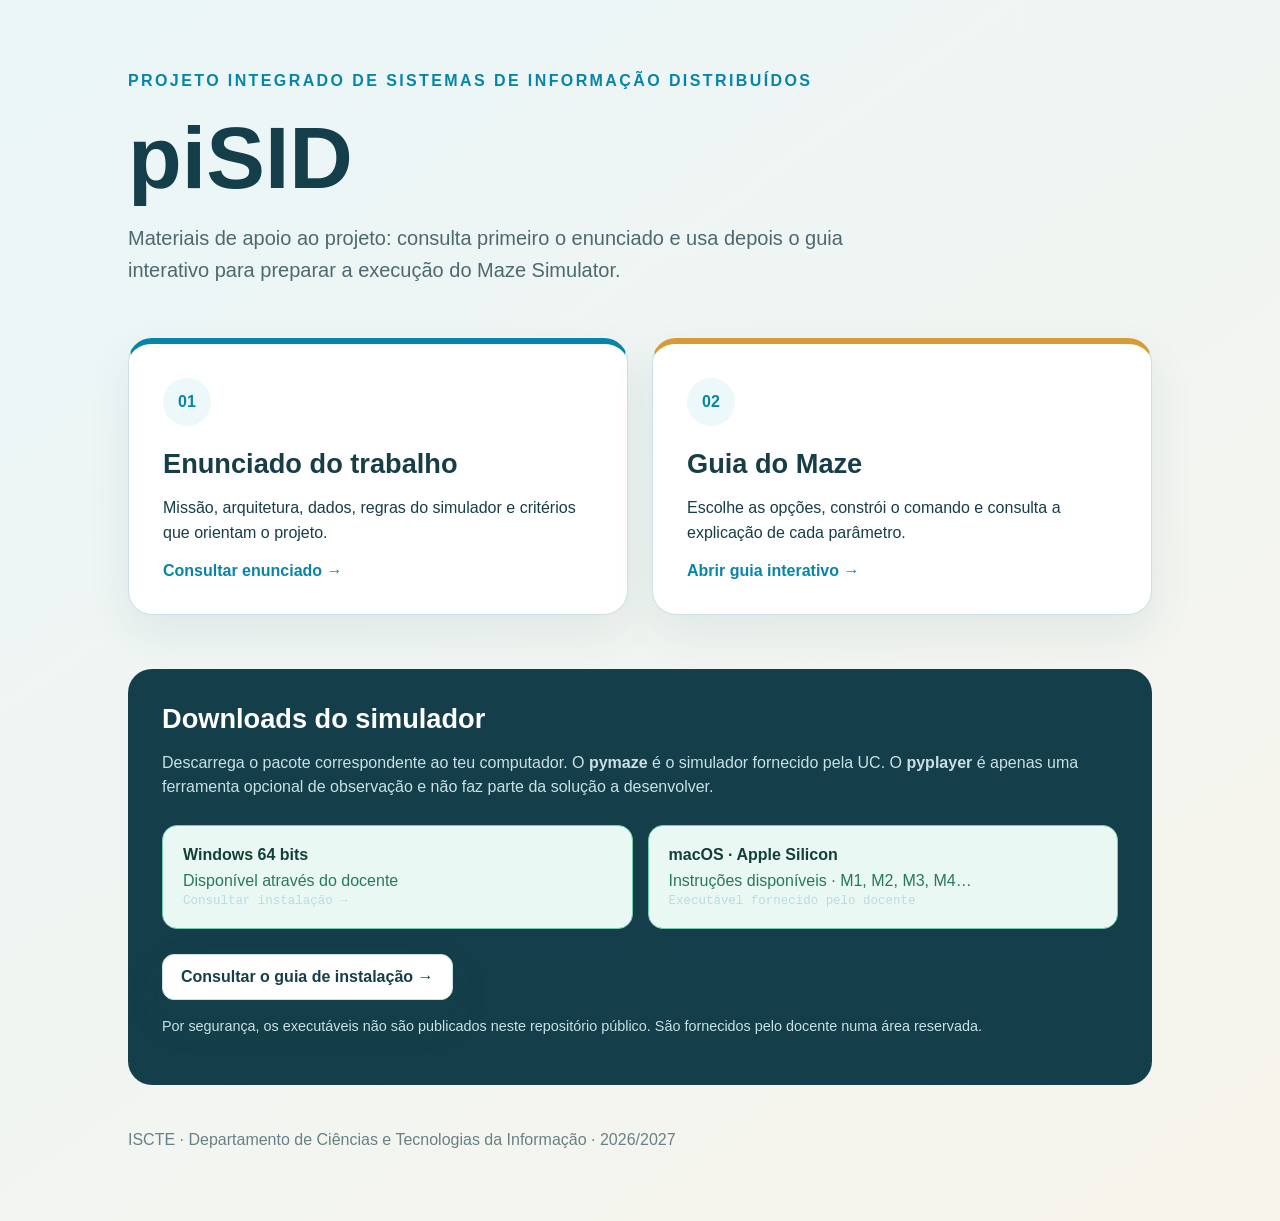
<file: index.html>
<!doctype html>
<html lang="pt">
<head>
  <meta charset="utf-8">
  <meta name="viewport" content="width=device-width,initial-scale=1">
  <title>piSID · Projeto</title>
  <style>
    :root{--ink:#143f4a;--blue:#0785a8;--pale:#edf8fa;--gold:#d89a36;--paper:#fff}
    *{box-sizing:border-box} body{margin:0;font-family:Inter,Arial,sans-serif;color:#173d47;background:linear-gradient(145deg,#eaf6f8,#f7f4eb);min-height:100vh}
    main{max-width:1080px;margin:auto;padding:8vh 28px}.eyebrow{font-weight:800;letter-spacing:.15em;text-transform:uppercase;color:var(--blue)}
    h1{font-size:clamp(2.7rem,7vw,5.5rem);line-height:.95;margin:.3em 0 .25em;color:var(--ink)}
    .lead{max-width:760px;font-size:1.25rem;line-height:1.6;color:#4c6970}.cards{display:grid;grid-template-columns:repeat(2,minmax(0,1fr));gap:24px;margin-top:52px}
    a{display:block;padding:34px;border-radius:24px;background:var(--paper);border:1px solid #cce1e5;text-decoration:none;color:inherit;box-shadow:0 18px 45px #174b5a14;transition:.2s transform,.2s box-shadow}
    a:hover{transform:translateY(-5px);box-shadow:0 24px 55px #174b5a25}.number{display:inline-grid;place-items:center;width:48px;height:48px;border-radius:50%;background:var(--pale);color:var(--blue);font-weight:900}
    h2{font-size:1.7rem;margin:22px 0 10px}p{line-height:1.55}.open{font-weight:800;color:var(--blue)}.cards a:last-child{border-top:6px solid var(--gold)}.cards a:first-child{border-top:6px solid var(--blue)}
    .downloads{margin-top:54px;padding:34px;border-radius:24px;background:#143f4a;color:#fff}.downloads h2{margin-top:0}.downloads>p{color:#cbe0e4}.download-grid{display:grid;grid-template-columns:repeat(2,1fr);gap:15px;margin:25px 0}.download{padding:20px;border-radius:15px;background:#fff1;border:1px solid #ffffff30;box-shadow:none}.download strong,.download span{display:block}.download span{margin-top:8px;color:#9fc1c8}.download-ready{background:#e9f8f2;color:#123f36;border-color:#70cfad}.download-ready span{color:#28785f}.download-ready:hover{box-shadow:0 12px 28px #0003}.guide-link{display:inline-block;padding:13px 18px;border-radius:12px;background:#fff;color:#143f4a;font-weight:800}.download-note{font-size:.9rem}.download code{font-size:.78rem;color:#b9dce3}.download-disabled{cursor:not-allowed}
    footer{margin-top:46px;color:#688087}@media(max-width:700px){.cards,.download-grid{grid-template-columns:1fr}main{padding-top:45px}}
  </style>
</head>
<body>
<main>
  <div class="eyebrow">Projeto Integrado de Sistemas de Informação Distribuídos</div>
  <h1>piSID</h1>
  <p class="lead">Materiais de apoio ao projeto: consulta primeiro o enunciado e usa depois o guia interativo para preparar a execução do Maze Simulator.</p>
  <section class="cards">
    <a href="enunciado.html"><span class="number">01</span><h2>Enunciado do trabalho</h2><p>Missão, arquitetura, dados, regras do simulador e critérios que orientam o projeto.</p><span class="open">Consultar enunciado →</span></a>
    <a href="guia-maze.html"><span class="number">02</span><h2>Guia do Maze</h2><p>Escolhe as opções, constrói o comando e consulta a explicação de cada parâmetro.</p><span class="open">Abrir guia interativo →</span></a>
  </section>
  <section class="downloads" id="downloads">
    <h2>Downloads do simulador</h2>
    <p>Descarrega o pacote correspondente ao teu computador. O <strong>pymaze</strong> é o simulador fornecido pela UC. O <strong>pyplayer</strong> é apenas uma ferramenta opcional de observação e não faz parte da solução a desenvolver.</p>
    <div class="download-grid">
      <a class="download download-ready" href="guia-instalacao.html#windows"><strong>Windows 64 bits</strong><span>Disponível através do docente</span><code>Consultar instalação →</code></a>
      <a class="download download-ready" href="guia-instalacao.html"><strong>macOS · Apple Silicon</strong><span>Instruções disponíveis · M1, M2, M3, M4…</span><code>Executável fornecido pelo docente</code></a>
    </div>
    <a class="guide-link" href="guia-instalacao.html">Consultar o guia de instalação →</a>
    <p class="download-note">Por segurança, os executáveis não são publicados neste repositório público. São fornecidos pelo docente numa área reservada.</p>
  </section>
  <footer>ISCTE · Departamento de Ciências e Tecnologias da Informação · 2026/2027</footer>
</main>
</body>
</html>
</file>
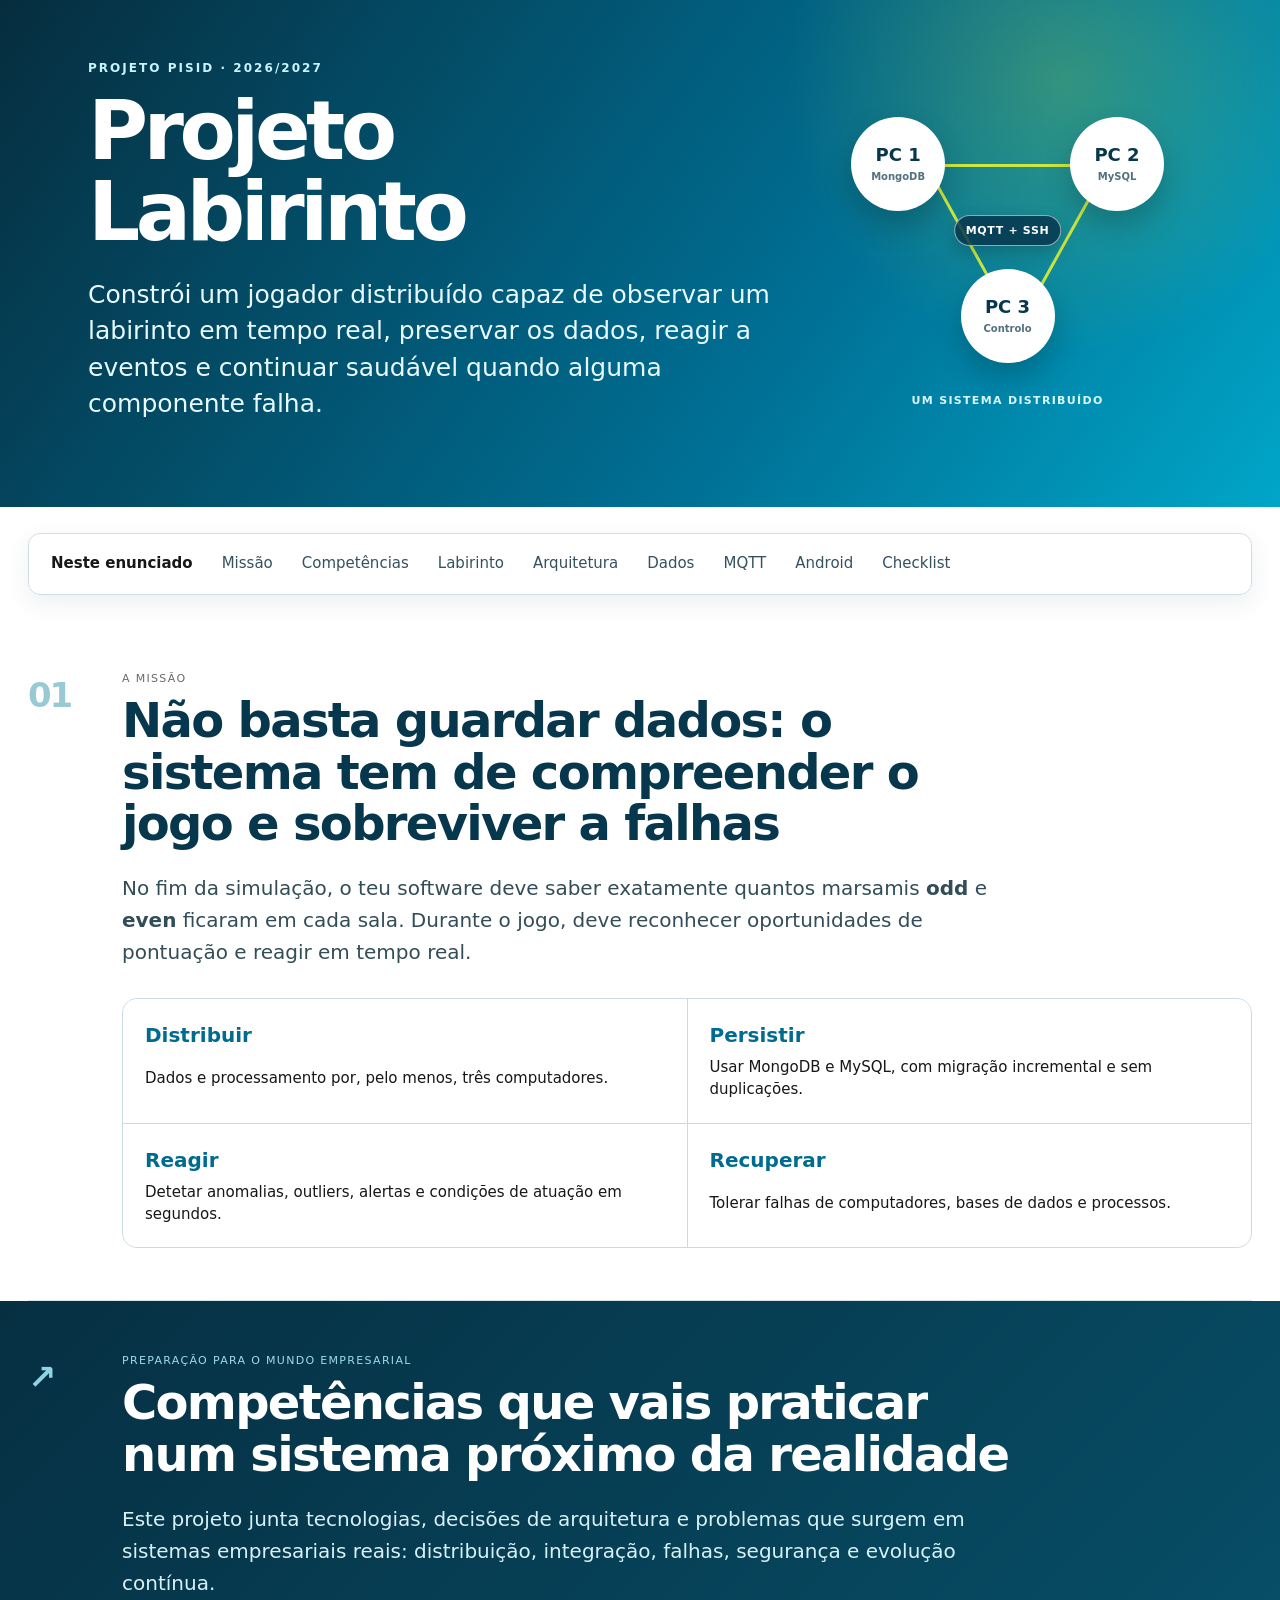
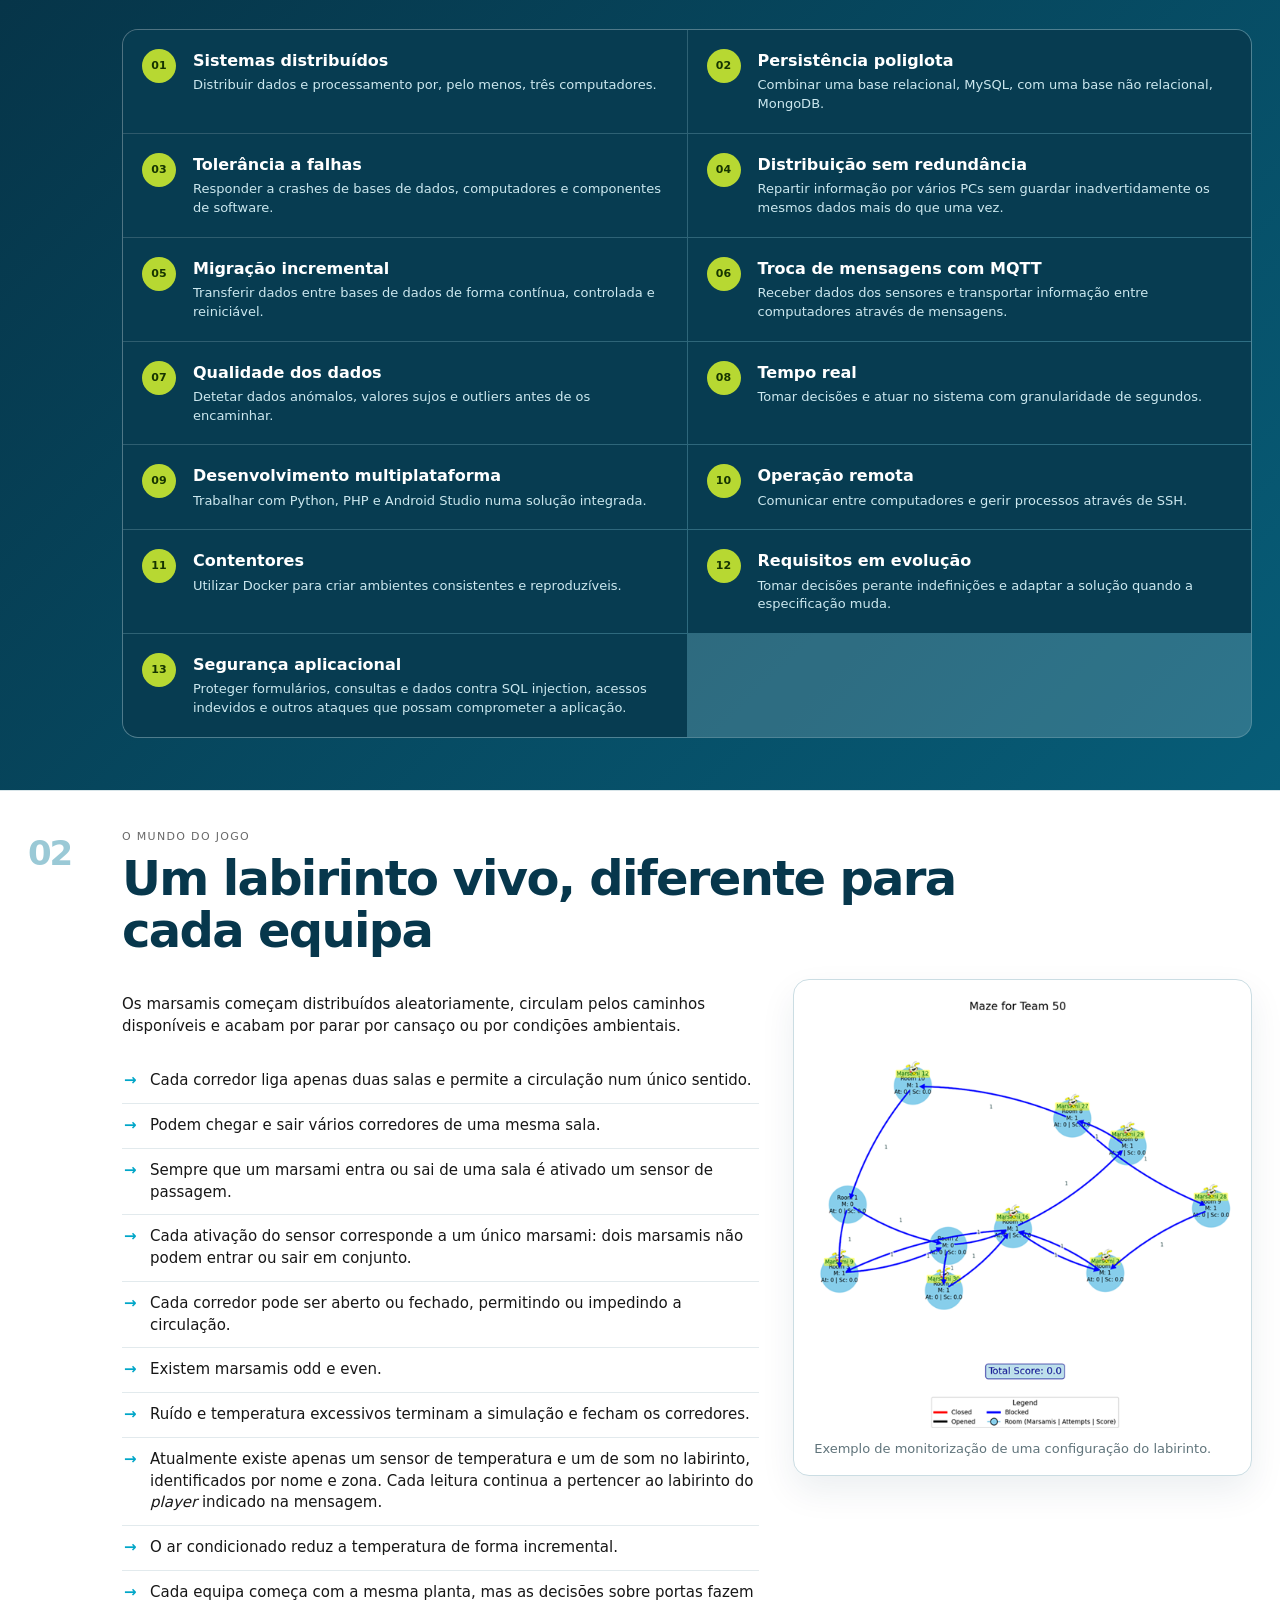
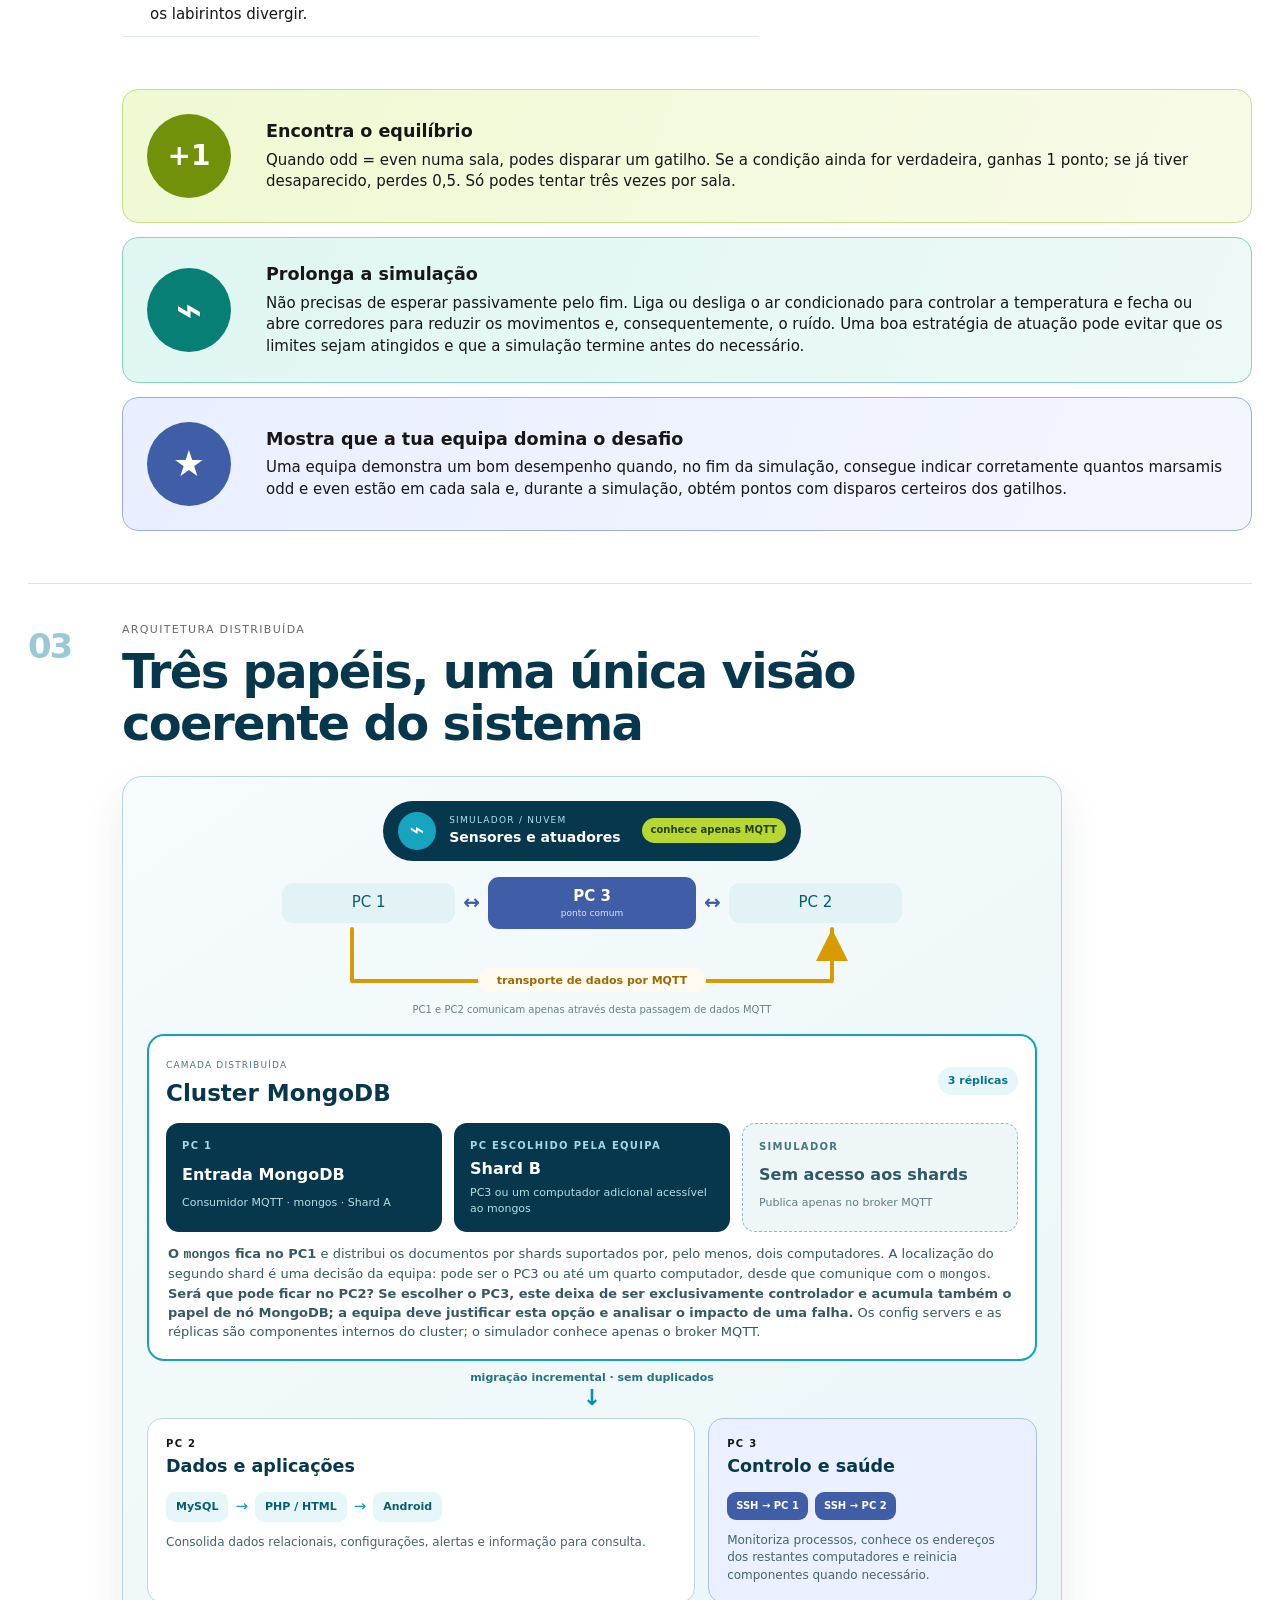
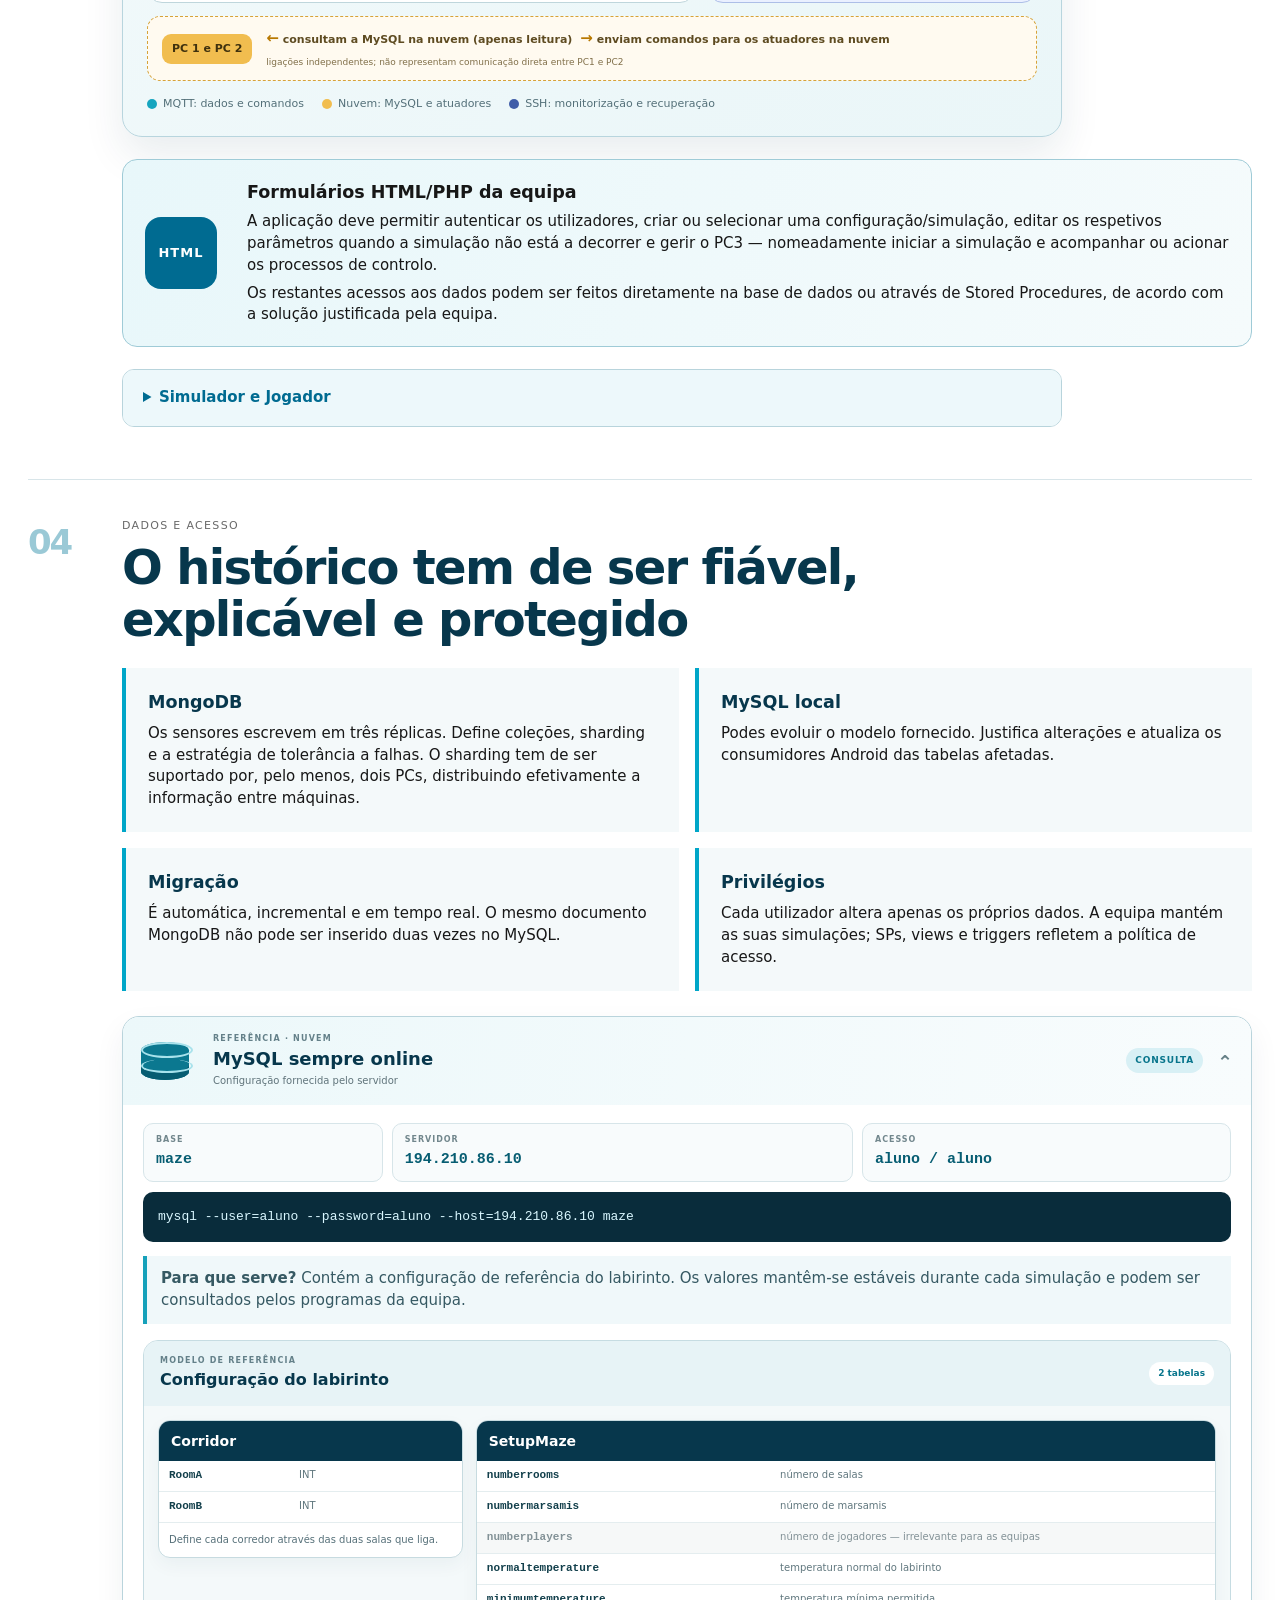
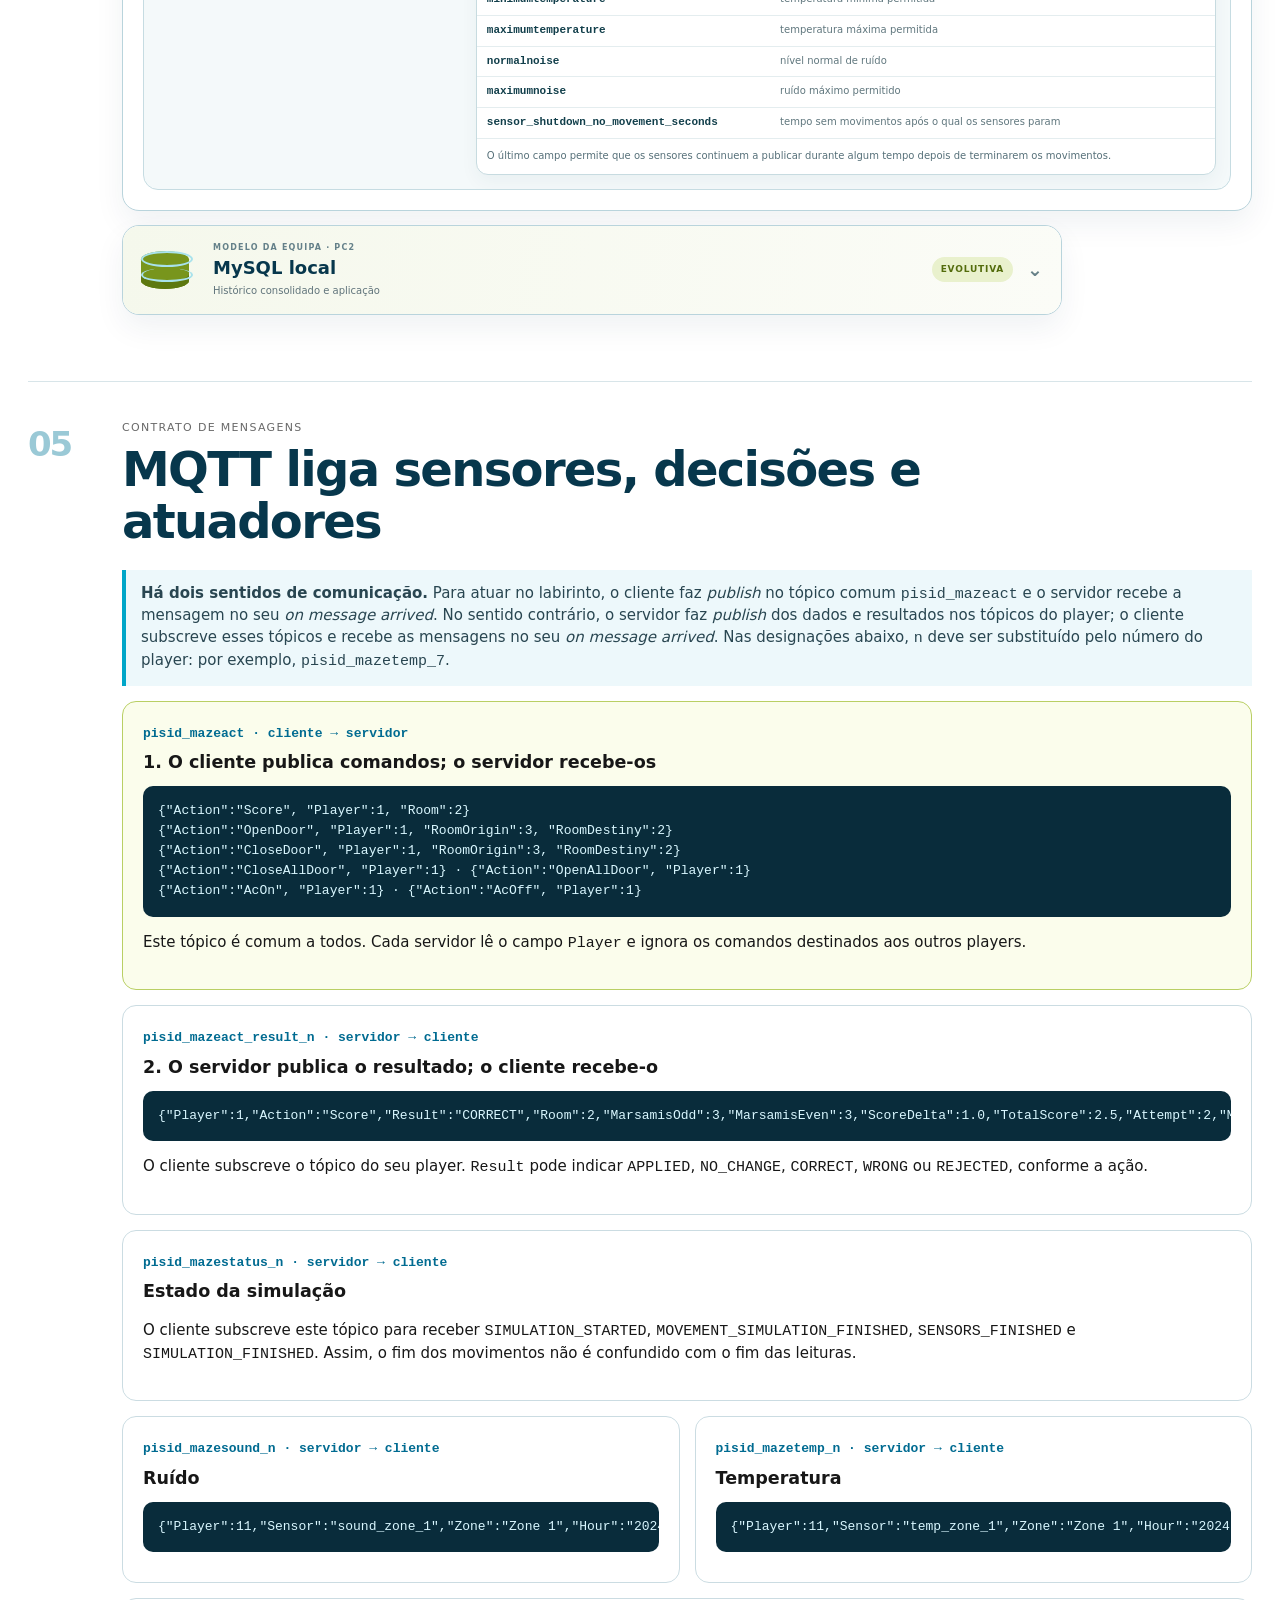
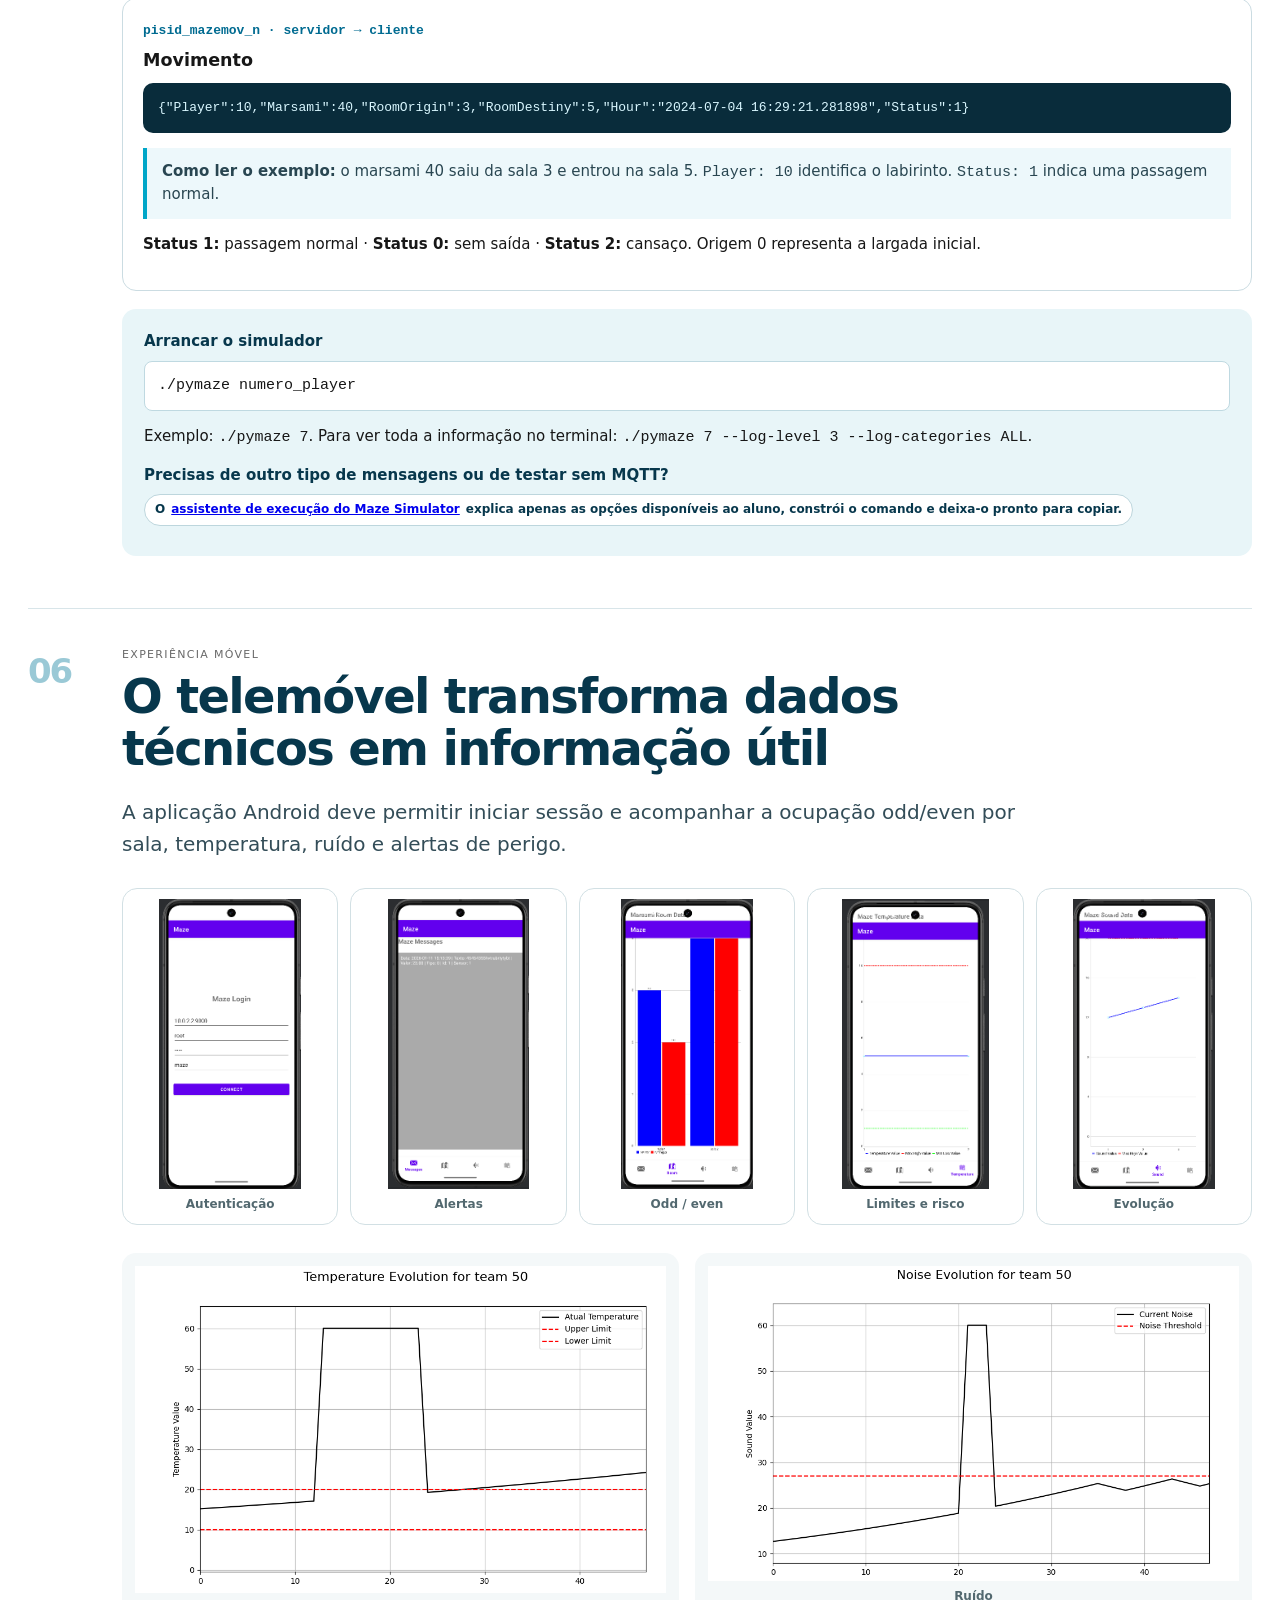
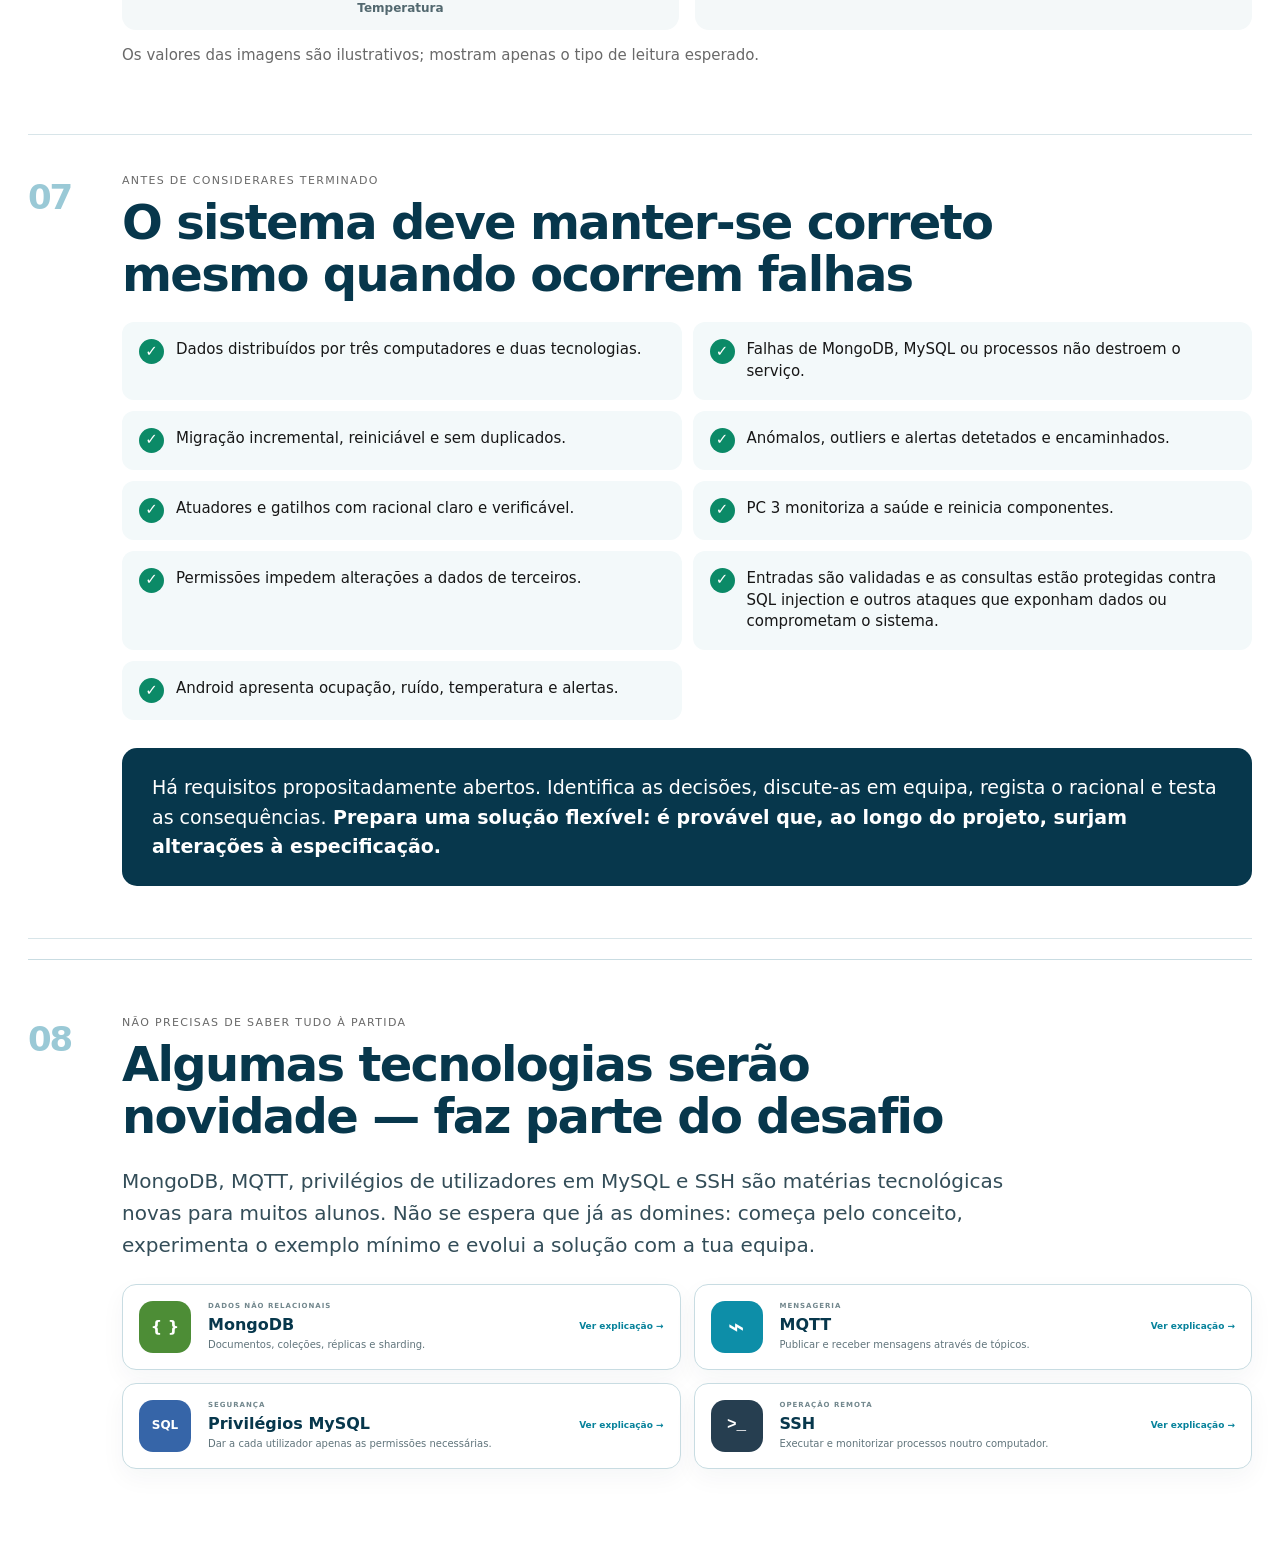
<file: enunciado.html>
<!doctype html>
<html lang="pt">
<head>
<meta charset="utf-8">
<meta name="viewport" content="width=device-width,initial-scale=1">
<title>Enunciado · PISID</title>
<link rel="stylesheet" href="assets/style.css">
<link rel="stylesheet" href="assets/assignment.css?v=1">
</head>
<body class="assignment-page">
<div class="shell">
<main class="assignment">
<section class="assignment-hero" id="inicio">
<div>
<div class="assignment-eyebrow">Projeto piSID · 2026/2027</div>
<h1>Projeto Labirinto</h1>
<p>Constrói um jogador distribuído capaz de observar um labirinto em tempo real, preservar os dados, reagir a eventos e continuar saudável quando alguma componente falha.</p>

</div>
<div class="hero-system" aria-label="O PC3 comunica diretamente com o PC1 e com o PC2">
<span class="hero-pc1">PC 1<small>MongoDB</small>
</span>
<span class="hero-pc2">PC 2<small>MySQL</small>
</span>
<span class="hero-pc3">PC 3<small>Controlo</small>
</span>
<i class="hero-link hero-link-12">
</i>
<i class="hero-link hero-link-31">
</i>
<i class="hero-link hero-link-32">
</i>
<em class="hero-protocols">MQTT + SSH</em>
<strong>um sistema distribuído</strong>
</div>
</section>
<nav class="assignment-index" aria-label="Índice do enunciado">
<strong>Neste enunciado</strong>
<a href="#missao">Missão</a>
<a href="#competencias">Competências</a>
<a href="#labirinto">Labirinto</a>
<a href="#arquitetura">Arquitetura</a>
<a href="#dados">Dados</a>
<a href="#mqtt">MQTT</a>
<a href="#android">Android</a>
<a href="#criterios">Checklist</a>
</nav>
<section id="missao" class="assignment-section">
<div class="section-number">01</div>
<div class="section-copy">
<div class="kicker">A missão</div>
<h2>Não basta guardar dados: o sistema tem de compreender o jogo e sobreviver a falhas</h2>
<p class="lead">No fim da simulação, o teu software deve saber exatamente quantos marsamis <strong>odd</strong> e <strong>even</strong> ficaram em cada sala. Durante o jogo, deve reconhecer oportunidades de pontuação e reagir em tempo real.</p>
<div class="outcome-list">
<article>
<b>Distribuir</b>
<span>Dados e processamento por, pelo menos, três computadores.</span>
</article>
<article>
<b>Persistir</b>
<span>Usar MongoDB e MySQL, com migração incremental e sem duplicações.</span>
</article>
<article>
<b>Reagir</b>
<span>Detetar anomalias, outliers, alertas e condições de atuação em segundos.</span>
</article>
<article>
<b>Recuperar</b>
<span>Tolerar falhas de computadores, bases de dados e processos.</span>
</article>
</div>
</div>
</section>
<section id="competencias" class="assignment-section career-section">
<div class="section-number">↗</div>
<div class="section-copy">
<div class="kicker">Preparação para o mundo empresarial</div>
<h2>Competências que vais praticar num sistema próximo da realidade</h2>
<p class="lead">Este projeto junta tecnologias, decisões de arquitetura e problemas que surgem em sistemas empresariais reais: distribuição, integração, falhas, segurança e evolução contínua.</p>
<div class="competency-grid">
<article><b>01</b><div><h3>Sistemas distribuídos</h3><p>Distribuir dados e processamento por, pelo menos, três computadores.</p></div></article>
<article><b>02</b><div><h3>Persistência poliglota</h3><p>Combinar uma base relacional, MySQL, com uma base não relacional, MongoDB.</p></div></article>
<article><b>03</b><div><h3>Tolerância a falhas</h3><p>Responder a crashes de bases de dados, computadores e componentes de software.</p></div></article>
<article><b>04</b><div><h3>Distribuição sem redundância</h3><p>Repartir informação por vários PCs sem guardar inadvertidamente os mesmos dados mais do que uma vez.</p></div></article>
<article><b>05</b><div><h3>Migração incremental</h3><p>Transferir dados entre bases de dados de forma contínua, controlada e reiniciável.</p></div></article>
<article><b>06</b><div><h3>Troca de mensagens com MQTT</h3><p>Receber dados dos sensores e transportar informação entre computadores através de mensagens.</p></div></article>
<article><b>07</b><div><h3>Qualidade dos dados</h3><p>Detetar dados anómalos, valores sujos e outliers antes de os encaminhar.</p></div></article>
<article><b>08</b><div><h3>Tempo real</h3><p>Tomar decisões e atuar no sistema com granularidade de segundos.</p></div></article>
<article><b>09</b><div><h3>Desenvolvimento multiplataforma</h3><p>Trabalhar com Python, PHP e Android Studio numa solução integrada.</p></div></article>
<article><b>10</b><div><h3>Operação remota</h3><p>Comunicar entre computadores e gerir processos através de SSH.</p></div></article>
<article><b>11</b><div><h3>Contentores</h3><p>Utilizar Docker para criar ambientes consistentes e reproduzíveis.</p></div></article>
<article><b>12</b><div><h3>Requisitos em evolução</h3><p>Tomar decisões perante indefinições e adaptar a solução quando a especificação muda.</p></div></article>
<article><b>13</b><div><h3>Segurança aplicacional</h3><p>Proteger formulários, consultas e dados contra SQL injection, acessos indevidos e outros ataques que possam comprometer a aplicação.</p></div></article>
</div>
</div>
</section>
<section id="labirinto" class="assignment-section">
<div class="section-number">02</div>
<div class="section-copy">
<div class="kicker">O mundo do jogo</div>
<h2>Um labirinto vivo, diferente para cada equipa</h2>
<div class="split">
<div>
<p>Os marsamis começam distribuídos aleatoriamente, circulam pelos caminhos disponíveis e acabam por parar por cansaço ou por condições ambientais.</p>
<ul class="clean-list">
<li>Cada corredor liga apenas duas salas e permite a circulação num único sentido.</li>
<li>Podem chegar e sair vários corredores de uma mesma sala.</li>
<li>Sempre que um marsami entra ou sai de uma sala é ativado um sensor de passagem.</li>
<li>Cada ativação do sensor corresponde a um único marsami: dois marsamis não podem entrar ou sair em conjunto.</li>
<li>Cada corredor pode ser aberto ou fechado, permitindo ou impedindo a circulação.</li>
<li>Existem marsamis odd e even.</li>
<li>Ruído e temperatura excessivos terminam a simulação e fecham os corredores.</li>
<li>Atualmente existe apenas um sensor de temperatura e um de som no labirinto, identificados por nome e zona. Cada leitura continua a pertencer ao labirinto do <em>player</em> indicado na mensagem.</li>
<li>O ar condicionado reduz a temperatura de forma incremental.</li>
<li>Cada equipa começa com a mesma planta, mas as decisões sobre portas fazem os labirintos divergir.</li>
</ul>
</div>
<figure class="visual-card">
<img src="assets/enunciado/labirinto.png" alt="Exemplo visual do labirinto">
<figcaption>Exemplo de monitorização de uma configuração do labirinto.</figcaption>
</figure>
</div>
<div class="strategy-rules">
<div class="score-rule">
<div class="score-value">+1</div>
<div>
<h3>Encontra o equilíbrio</h3>
<p>Quando odd = even numa sala, podes disparar um gatilho. Se a condição ainda for verdadeira, ganhas 1 ponto; se já tiver desaparecido, perdes 0,5. Só podes tentar três vezes por sala.</p>
</div>
</div>
<div class="control-rule">
<div class="control-symbol">⌁</div>
<div>
<h3>Prolonga a simulação</h3>
<p>Não precisas de esperar passivamente pelo fim. Liga ou desliga o ar condicionado para controlar a temperatura e fecha ou abre corredores para reduzir os movimentos e, consequentemente, o ruído. Uma boa estratégia de atuação pode evitar que os limites sejam atingidos e que a simulação termine antes do necessário.</p>
</div>
</div>
<div class="success-rule">
<div class="success-symbol">★</div>
<div>
<h3>Mostra que a tua equipa domina o desafio</h3>
<p>Uma equipa demonstra um bom desempenho quando, no fim da simulação, consegue indicar corretamente quantos marsamis odd e even estão em cada sala e, durante a simulação, obtém pontos com disparos certeiros dos gatilhos.</p>
</div>
</div>
</div>
</div>
</section>
<section id="arquitetura" class="assignment-section">
<div class="section-number">03</div>
<div class="section-copy">
<div class="kicker">Arquitetura distribuída</div>
<h2>Três papéis, uma única visão coerente do sistema</h2>
<div class="architecture-map" role="img" aria-label="O simulador comunica apenas através de MQTT; o PC1 recebe as mensagens, envia dados por MQTT para o PC2 e aloja o mongos, que distribui dados por shards em pelo menos dois computadores escolhidos pela equipa; o PC2 mantém MySQL e a aplicação">
<div class="arch-source"><span class="arch-source-icon">⌁</span><div><small>SIMULADOR / NUVEM</small><strong>Sensores e atuadores</strong></div><b>conhece apenas MQTT</b></div>
<div class="network-topology"><span class="topology-pc1">PC 1</span><i class="topology-link-13">↔</i><strong>PC 3<small>ponto comum</small></strong><i class="topology-link-32">↔</i><span class="topology-pc2">PC 2</span><svg class="mqtt-route-12" viewBox="0 0 620 66" role="img" aria-label="Transporte de dados por MQTT do PC1 para o PC2"><defs><marker id="mqtt-arrowhead" markerWidth="8" markerHeight="8" refX="8" refY="4" orient="auto"><path d="M0,0 L8,4 L0,8 Z"></path></marker></defs><path class="mqtt-route-line" d="M70 0 V52 H550 V0"></path><rect x="196" y="39" width="228" height="24" rx="12"></rect><text x="310" y="55">transporte de dados por MQTT</text></svg><em>PC1 e PC2 comunicam apenas através desta passagem de dados MQTT</em></div>
<section class="mongo-cluster"><div class="mongo-cluster-head"><div><small>CAMADA DISTRIBUÍDA</small><h3>Cluster MongoDB</h3></div><span>3 réplicas</span></div><div class="mongo-nodes mongo-nodes-fixed"><article><div class="pc-label">PC 1</div><strong>Entrada MongoDB</strong><span>Consumidor MQTT · mongos · Shard A</span></article><article><div class="pc-label">PC ESCOLHIDO PELA EQUIPA</div><strong>Shard B</strong><span>PC3 ou um computador adicional acessível ao mongos</span></article><article class="mongo-external"><div class="pc-label">SIMULADOR</div><strong>Sem acesso aos shards</strong><span>Publica apenas no broker MQTT</span></article></div><p><b>O <code>mongos</code> fica no PC1</b> e distribui os documentos por shards suportados por, pelo menos, dois computadores. A localização do segundo shard é uma decisão da equipa: pode ser o PC3 ou até um quarto computador, desde que comunique com o <code>mongos</code>. <strong>Será que pode ficar no PC2?</strong> <strong>Se escolher o PC3, este deixa de ser exclusivamente controlador e acumula também o papel de nó MongoDB; a equipa deve justificar esta opção e analisar o impacto de uma falha.</strong> Os config servers e as réplicas são componentes internos do cluster; o simulador conhece apenas o broker MQTT.</p></section>
<div class="arch-migration"><span>migração incremental · sem duplicados</span><i>↓</i></div>
<div class="arch-bottom"><section class="pc2-services"><div class="pc-label">PC 2</div><h3>Dados e aplicações</h3><div class="service-chain"><span>MySQL</span><i>→</i><span>PHP / HTML</span><i>→</i><span>Android</span></div><p>Consolida dados relacionais, configurações, alertas e informação para consulta.</p></section><section class="pc3-control"><div class="pc-label">PC 3</div><h3>Controlo e saúde</h3><div class="ssh-links"><span>SSH → PC 1</span><span>SSH → PC 2</span></div><p>Monitoriza processos, conhece os endereços dos restantes computadores e reinicia componentes quando necessário.</p></section></div>
<div class="cloud-side-flow" aria-label="Acessos dos PC1 e PC2 aos serviços na nuvem"><strong>PC 1 e PC 2</strong><div><span><b>←</b> consultam a MySQL na nuvem (apenas leitura)</span><span><b>→</b> enviam comandos para os atuadores na nuvem</span></div><em>ligações independentes; não representam comunicação direta entre PC1 e PC2</em></div>
<div class="arch-legend"><span><i class="mqtt-dot"></i>MQTT: dados e comandos</span><span><i class="cloud-dot"></i>Nuvem: MySQL e atuadores</span><span><i class="ssh-dot"></i>SSH: monitorização e recuperação</span></div>
</div>
<aside class="web-interface-note"><div class="web-interface-icon">HTML</div><div><h3>Formulários HTML/PHP da equipa</h3><p>A aplicação deve permitir autenticar os utilizadores, criar ou selecionar uma configuração/simulação, editar os respetivos parâmetros quando a simulação não está a decorrer e gerir o PC3 — nomeadamente iniciar a simulação e acompanhar ou acionar os processos de controlo.</p><p>Os restantes acessos aos dados podem ser feitos diretamente na base de dados ou através de Stored Procedures, de acordo com a solução justificada pela equipa.</p></div></aside>
<details class="diagram-details">
<summary>Simulador e Jogador</summary>
<div class="player-explainer">
<header><span>IDEIA ESSENCIAL</span><h3>O Jogador é o software construído pela equipa</h3><p>Não é uma pessoa nem faz parte do Simulador. É o conjunto de programas da equipa que observa o que acontece, mantém o seu próprio estado e toma decisões em tempo real.</p></header>
<div class="player-connection" role="img" aria-label="O servidor Simulador publica dados de sensores no broker MQTT; o Jogador desenvolvido pela equipa recebe-os, processa-os e envia comandos e gatilhos de volta através de MQTT">
<section class="simulator-box"><small>FORNECIDO PELO DOCENTE · NUVEM</small><h4>Servidor / Simulador</h4><p>Move os marsamis, produz leituras dos sensores e executa as ações pedidas.</p><div class="simulator-parts"><span>Sensores</span><span>Atuadores</span></div></section>
<div class="mqtt-bridge"><span>sensores →</span><strong>MQTT</strong><span>← comandos</span><em>único canal com o servidor</em></div>
<section class="player-box"><small>DESENVOLVIDO PELA EQUIPA</small><h4>Jogador</h4><p>Software distribuído que recebe, interpreta, guarda e reage aos dados.</p><div class="player-pcs"><span>PC 1</span><span>PC 2</span><span>PC 3</span></div></section>
</div>
<div class="player-cycle"><article><b>1</b><div><strong>Observa</strong><span>Recebe passagens, temperatura, som e estado da simulação.</span></div></article><article><b>2</b><div><strong>Reconstrói e decide</strong><span>Atualiza a localização dos marsamis, deteta situações e escolhe quando atuar.</span></div></article><article><b>3</b><div><strong>Atua</strong><span>Envia comandos para portas e ar condicionado e dispara gatilhos quando odd = even.</span></div></article></div>
<div class="player-goals"><strong>No fim, o Jogador tem de conseguir:</strong><span>indicar exatamente quantos marsamis odd e even estão em cada sala;</span><span>obter pontos identificando equilíbrios em tempo real;</span><span>ajudar a evitar o fim prematuro da simulação.</span></div>
<p class="player-separation"><b>Regra de separação:</b> o Servidor mantém a realidade do labirinto; o Jogador constrói a sua visão a partir das mensagens recebidas. A equipa não controla diretamente o Simulador nem acede à sua base de dados interna.</p>
</div>
</details>
</div>
</section>
<section id="dados" class="assignment-section">
<div class="section-number">04</div>
<div class="section-copy">
<div class="kicker">Dados e acesso</div>
<h2>O histórico tem de ser fiável, explicável e protegido</h2>
<div class="requirements">
<article>
<h3>MongoDB</h3>
<p>Os sensores escrevem em três réplicas. Define coleções, sharding e a estratégia de tolerância a falhas. O sharding tem de ser suportado por, pelo menos, dois PCs, distribuindo efetivamente a informação entre máquinas.</p>
</article>
<article>
<h3>MySQL local</h3>
<p>Podes evoluir o modelo fornecido. Justifica alterações e atualiza os consumidores Android das tabelas afetadas.</p>
</article>
<article>
<h3>Migração</h3>
<p>É automática, incremental e em tempo real. O mesmo documento MongoDB não pode ser inserido duas vezes no MySQL.</p>
</article>
<article>
<h3>Privilégios</h3>
<p>Cada utilizador altera apenas os próprios dados. A equipa mantém as suas simulações; SPs, views e triggers refletem a política de acesso.</p>
</article>
</div>
<div class="database-showcase">
<details class="reference-details database-card cloud-database" open>
<summary><span class="database-icon" aria-hidden="true"></span><span class="database-summary"><small>REFERÊNCIA · NUVEM</small><strong>MySQL sempre online</strong><em>Configuração fornecida pelo servidor</em></span><b>CONSULTA</b></summary>
<div class="reference-body database-body">
<div class="database-access"><div><small>BASE</small><code>maze</code></div><div><small>SERVIDOR</small><code>194.210.86.10</code></div><div><small>ACESSO</small><code>aluno / aluno</code></div></div>
<pre>
<code>mysql --user=aluno --password=aluno --host=194.210.86.10 maze</code>
</pre>
<p class="database-purpose"><strong>Para que serve?</strong> Contém a configuração de referência do labirinto. Os valores mantêm-se estáveis durante cada simulação e podem ser consultados pelos programas da equipa.</p>
<div class="schema-board cloud-schema" aria-label="Estrutura da base MySQL da nuvem"><div class="schema-board-head"><div><small>MODELO DE REFERÊNCIA</small><strong>Configuração do labirinto</strong></div><span>2 tabelas</span></div><div class="cloud-schema-grid">
<article class="schema-table"><h4>Corridor</h4><ul><li><code>RoomA</code><span>INT</span></li><li><code>RoomB</code><span>INT</span></li></ul><p>Define cada corredor através das duas salas que liga.</p></article>
<article class="schema-table setup-table"><h4>SetupMaze</h4><ul><li><code>numberrooms</code><span>número de salas</span></li><li><code>numbermarsamis</code><span>número de marsamis</span></li><li class="muted-field"><code>numberplayers</code><span>número de jogadores — irrelevante para as equipas</span></li><li><code>normaltemperature</code><span>temperatura normal do labirinto</span></li><li><code>minimumtemperature</code><span>temperatura mínima permitida</span></li><li><code>maximumtemperature</code><span>temperatura máxima permitida</span></li><li><code>normalnoise</code><span>nível normal de ruído</span></li><li><code>maximumnoise</code><span>ruído máximo permitido</span></li><li><code>sensor_shutdown_no_movement_seconds</code><span>tempo sem movimentos após o qual os sensores param</span></li></ul><p>O último campo permite que os sensores continuem a publicar durante algum tempo depois de terminarem os movimentos.</p></article>
</div></div>
</div>
</details>
<details class="diagram-details local-database-details database-card local-database">
<summary><span class="database-icon" aria-hidden="true"></span><span class="database-summary"><small>MODELO DA EQUIPA · PC2</small><strong>MySQL local</strong><em>Histórico consolidado e aplicação</em></span><b>EVOLUTIVA</b></summary>
<div class="local-database-intro database-body">
<p class="database-purpose"><strong>A equipa é responsável por esta base.</strong> O modelo inicial pode ser adaptado às decisões do projeto, desde que cada alteração seja justificada.</p>
<div class="android-warning"><span>ANDROID</span><p>Esta zona é consultada pela aplicação Android; qualquer alteração deve ser refletida nos scripts e na própria aplicação.</p></div>
<div class="schema-board local-schema" aria-label="Modelo relacional inicial da base de dados local do PC2"><div class="schema-board-head"><div><small>MODELO RELACIONAL INICIAL</small><strong>Dados consolidados no PC2</strong></div><div class="schema-legend"><span><i class="pk-mark"></i>PK</span><span><i class="fk-mark"></i>FK</span><span><i class="android-mark"></i>Android</span></div></div><div class="local-schema-grid">
<article class="schema-table"><h4>Simulacao</h4><ul><li class="pk"><code>IDSimulacao</code><span>autoincrement</span></li><li><code>Descricao</code><span>TEXT</span></li><li class="fk"><code>Equipa</code><span>INT</span></li><li><code>DataHoraInicio</code><span>TIMESTAMP</span></li></ul></article>
<article class="schema-table"><h4>MedicoesPassagens</h4><ul><li class="pk"><code>IDMedicao</code><span>autoincrement</span></li><li><code>Hora</code><span>TIMESTAMP</span></li><li><code>SalaOrigem</code><span>INT</span></li><li><code>SalaDestino</code><span>INT</span></li><li><code>Marsami</code><span>INT</span></li><li><code>Status</code><span>INT</span></li></ul></article>
<article class="schema-table android-table"><h4>Utilizador</h4><ul><li><code>Nome</code><span>VARCHAR(100)</span></li><li><code>Telemovel</code><span>VARCHAR(12)</span></li><li><code>Tipo</code><span>VARCHAR(3)</span></li><li><code>Email</code><span>VARCHAR(50)</span></li><li><code>DataNascimento</code><span>DATE</span></li><li class="fk"><code>Equipa</code><span>INT</span></li></ul></article>
<article class="schema-table android-table"><h4>Mensagens</h4><ul><li class="pk"><code>ID</code><span>autoincrement</span></li><li><code>Hora</code><span>TIMESTAMP</span></li><li><code>Sala</code><span>INT</span></li><li><code>Sensor</code><span>VARCHAR(10)</span></li><li><code>Leitura</code><span>DECIMAL(6,2)</span></li><li><code>TipoAlerta</code><span>VARCHAR(50)</span></li><li><code>Msg</code><span>VARCHAR(100)</span></li><li><code>HoraEscrita</code><span>TIMESTAMP</span></li></ul></article>
<div class="schema-stack"><article class="schema-table android-table"><h4>Temperatura</h4><ul><li class="pk"><code>IDTemperatura</code><span>autoincrement</span></li><li><code>Hora</code><span>TIMESTAMP</span></li><li><code>Temperatura</code><span>VARCHAR(12)</span></li><li><code>Sensor</code><span>VARCHAR(10)</span></li></ul></article><article class="schema-table android-table"><h4>Som</h4><ul><li class="pk"><code>IDSom</code><span>autoincrement</span></li><li><code>Hora</code><span>TIMESTAMP</span></li><li><code>Som</code><span>VARCHAR(12)</span></li><li><code>Sensor</code><span>VARCHAR(10)</span></li></ul></article></div>
<article class="schema-table android-table"><h4>OcupacaoLabirinto</h4><ul><li class="fk"><code>IDSimulacao</code><span>INT</span></li><li><code>NumeroMarsamisOdd</code><span>INT</span></li><li><code>NumeroMarsamisEven</code><span>INT</span></li><li class="pk"><code>Sala</code><span>INT</span></li></ul></article>
</div><div class="schema-extension"><span>＋</span><p><strong>Tabelas adicionais</strong> podem ser criadas para suportar as decisões da equipa.</p></div></div>
</div>
</details>
</div>
</div>
</section>
<section id="mqtt" class="assignment-section">
<div class="section-number">05</div>
<div class="section-copy">
<div class="kicker">Contrato de mensagens</div>
<h2>MQTT liga sensores, decisões e atuadores</h2>
<p class="message-reading"><strong>Há dois sentidos de comunicação.</strong> Para atuar no labirinto, o cliente faz <em>publish</em> no tópico comum <code>pisid_mazeact</code> e o servidor recebe a mensagem no seu <em>on message arrived</em>. No sentido contrário, o servidor faz <em>publish</em> dos dados e resultados nos tópicos do player; o cliente subscreve esses tópicos e recebe as mensagens no seu <em>on message arrived</em>. Nas designações abaixo, <code>n</code> deve ser substituído pelo número do player: por exemplo, <code>pisid_mazetemp_7</code>.</p>
<div class="topic-grid">
<article class="wide actuator">
<code>pisid_mazeact · cliente → servidor</code>
<h3>1. O cliente publica comandos; o servidor recebe-os</h3>
<pre>
<code>{"Action":"Score", "Player":1, "Room":2}
{"Action":"OpenDoor", "Player":1, "RoomOrigin":3, "RoomDestiny":2}
{"Action":"CloseDoor", "Player":1, "RoomOrigin":3, "RoomDestiny":2}
{"Action":"CloseAllDoor", "Player":1} · {"Action":"OpenAllDoor", "Player":1}
{"Action":"AcOn", "Player":1} · {"Action":"AcOff", "Player":1}</code>
</pre>
<p>Este tópico é comum a todos. Cada servidor lê o campo <code>Player</code> e ignora os comandos destinados aos outros players.</p>
</article>
<article class="wide">
<code>pisid_mazeact_result_n · servidor → cliente</code>
<h3>2. O servidor publica o resultado; o cliente recebe-o</h3>
<pre>
<code>{"Player":1,"Action":"Score","Result":"CORRECT","Room":2,"MarsamisOdd":3,"MarsamisEven":3,"ScoreDelta":1.0,"TotalScore":2.5,"Attempt":2,"MaximumAttempts":3,"Hour":"2024-07-04 16:29:21.281898"}</code>
</pre>
<p>O cliente subscreve o tópico do seu player. <code>Result</code> pode indicar <code>APPLIED</code>, <code>NO_CHANGE</code>, <code>CORRECT</code>, <code>WRONG</code> ou <code>REJECTED</code>, conforme a ação.</p>
</article>
<article class="wide">
<code>pisid_mazestatus_n · servidor → cliente</code>
<h3>Estado da simulação</h3>
<p>O cliente subscreve este tópico para receber <code>SIMULATION_STARTED</code>, <code>MOVEMENT_SIMULATION_FINISHED</code>, <code>SENSORS_FINISHED</code> e <code>SIMULATION_FINISHED</code>. Assim, o fim dos movimentos não é confundido com o fim das leituras.</p>
</article>
<article>
<code>pisid_mazesound_n · servidor → cliente</code>
<h3>Ruído</h3>
<pre>
<code>{"Player":11,"Sensor":"sound_zone_1","Zone":"Zone 1","Hour":"2024-07-04 16:29:21.281898","Sound":19.0}</code>
</pre>
</article>
<article>
<code>pisid_mazetemp_n · servidor → cliente</code>
<h3>Temperatura</h3>
<pre>
<code>{"Player":11,"Sensor":"temp_zone_1","Zone":"Zone 1","Hour":"2024-07-04 16:29:21.281898","Temperature":19.0}</code>
</pre>
</article>
<article class="wide">
<code>pisid_mazemov_n · servidor → cliente</code>
<h3>Movimento</h3>
<pre>
<code>{"Player":10,"Marsami":40,"RoomOrigin":3,"RoomDestiny":5,"Hour":"2024-07-04 16:29:21.281898","Status":1}</code>
</pre>
<p class="message-reading"><strong>Como ler o exemplo:</strong> o marsami 40 saiu da sala 3 e entrou na sala 5. <code>Player: 10</code> identifica o labirinto. <code>Status: 1</code> indica uma passagem normal.</p>
<p><strong>Status 1:</strong> passagem normal · <strong>Status 0:</strong> sem saída · <strong>Status 2:</strong> cansaço. Origem 0 representa a largada inicial.</p>
</article>
</div>
<div class="command-line">
<span>Arrancar o simulador</span>
<code>./pymaze numero_player</code>
<p>Exemplo: <code>./pymaze 7</code>. Para ver toda a informação no terminal: <code>./pymaze 7 --log-level 3 --log-categories ALL</code>.</p>
<div class="flag-guide">
<strong>Precisas de outro tipo de mensagens ou de testar sem MQTT?</strong>
<span>O <a href="guia-maze.html" target="_blank" rel="noopener">assistente de execução do Maze Simulator</a> explica apenas as opções disponíveis ao aluno, constrói o comando e deixa-o pronto para copiar.</span>
</div>
</div>
</div>
</section>
<section id="android" class="assignment-section">
<div class="section-number">06</div>
<div class="section-copy">
<div class="kicker">Experiência móvel</div>
<h2>O telemóvel transforma dados técnicos em informação útil</h2>
<p class="lead">A aplicação Android deve permitir iniciar sessão e acompanhar a ocupação odd/even por sala, temperatura, ruído e alertas de perigo.</p>
<div class="phone-gallery">
<figure>
<img src="assets/enunciado/android-login.png" alt="Login Android">
<figcaption>Autenticação</figcaption>
</figure>
<figure>
<img src="assets/enunciado/android-alertas.png" alt="Alertas Android">
<figcaption>Alertas</figcaption>
</figure>
<figure>
<img src="assets/enunciado/android-barras.png" alt="Ocupação por sala">
<figcaption>Odd / even</figcaption>
</figure>
<figure>
<img src="assets/enunciado/android-limites.png" alt="Limites ambientais">
<figcaption>Limites e risco</figcaption>
</figure>
<figure>
<img src="assets/enunciado/android-evolucao.png" alt="Evolução temporal">
<figcaption>Evolução</figcaption>
</figure>
</div>
<div class="chart-pair">
<figure>
<img src="assets/enunciado/temperatura.png" alt="Evolução da temperatura">
<figcaption>Temperatura</figcaption>
</figure>
<figure>
<img src="assets/enunciado/ruido.png" alt="Evolução do ruído">
<figcaption>Ruído</figcaption>
</figure>
</div>
<p class="muted">Os valores das imagens são ilustrativos; mostram apenas o tipo de leitura esperado.</p>
</div>
</section>
<section id="criterios" class="assignment-section final-check">
<div class="section-number">07</div>
<div class="section-copy">
<div class="kicker">Antes de considerares terminado</div>
<h2>O sistema deve manter-se correto mesmo quando ocorrem falhas</h2>
<div class="check-grid">
<article>
<b>✓</b>
<span>Dados distribuídos por três computadores e duas tecnologias.</span>
</article>
<article>
<b>✓</b>
<span>Falhas de MongoDB, MySQL ou processos não destroem o serviço.</span>
</article>
<article>
<b>✓</b>
<span>Migração incremental, reiniciável e sem duplicados.</span>
</article>
<article>
<b>✓</b>
<span>Anómalos, outliers e alertas detetados e encaminhados.</span>
</article>
<article>
<b>✓</b>
<span>Atuadores e gatilhos com racional claro e verificável.</span>
</article>
<article>
<b>✓</b>
<span>PC 3 monitoriza a saúde e reinicia componentes.</span>
</article>
<article>
<b>✓</b>
<span>Permissões impedem alterações a dados de terceiros.</span>
</article>
<article>
<b>✓</b>
<span>Entradas são validadas e as consultas estão protegidas contra SQL injection e outros ataques que exponham dados ou comprometam o sistema.</span>
</article>
<article>
<b>✓</b>
<span>Android apresenta ocupação, ruído, temperatura e alertas.</span>
</article>
</div>
<blockquote>Há requisitos propositadamente abertos. Identifica as decisões, discute-as em equipa, regista o racional e testa as consequências.<strong> Prepara uma solução flexível: é provável que, ao longo do projeto, surjam alterações à especificação.</strong></blockquote>
</div>
</section>
<section id="primeiros-passos" class="assignment-section technology-intro">
<div class="section-number">08</div><div class="section-copy"><div class="kicker">Não precisas de saber tudo à partida</div><h2>Algumas tecnologias serão novidade — faz parte do desafio</h2>
<p class="lead">MongoDB, MQTT, privilégios de utilizadores em MySQL e SSH são matérias tecnológicas novas para muitos alunos. Não se espera que já as domines: começa pelo conceito, experimenta o exemplo mínimo e evolui a solução com a tua equipa.</p>
<div class="technology-cards">
<a href="enunciado.html#dados"><span class="tech-symbol mongo-symbol">{ }</span><div><small>DADOS NÃO RELACIONAIS</small><strong>MongoDB</strong><p>Documentos, coleções, réplicas e sharding.</p></div><b>Ver explicação →</b></a>
<a href="enunciado.html#mqtt"><span class="tech-symbol mqtt-symbol">⌁</span><div><small>MENSAGERIA</small><strong>MQTT</strong><p>Publicar e receber mensagens através de tópicos.</p></div><b>Ver explicação →</b></a>
<a href="enunciado.html#dados"><span class="tech-symbol mysql-symbol">SQL</span><div><small>SEGURANÇA</small><strong>Privilégios MySQL</strong><p>Dar a cada utilizador apenas as permissões necessárias.</p></div><b>Ver explicação →</b></a>
<a href="enunciado.html#arquitetura"><span class="tech-symbol ssh-symbol">&gt;_</span><div><small>OPERAÇÃO REMOTA</small><strong>SSH</strong><p>Executar e monitorizar processos noutro computador.</p></div><b>Ver explicação →</b></a>
</div></div></section>
</main>
</div>
<script src="assets/app.js">
</script>
</body>
</html>
</file>
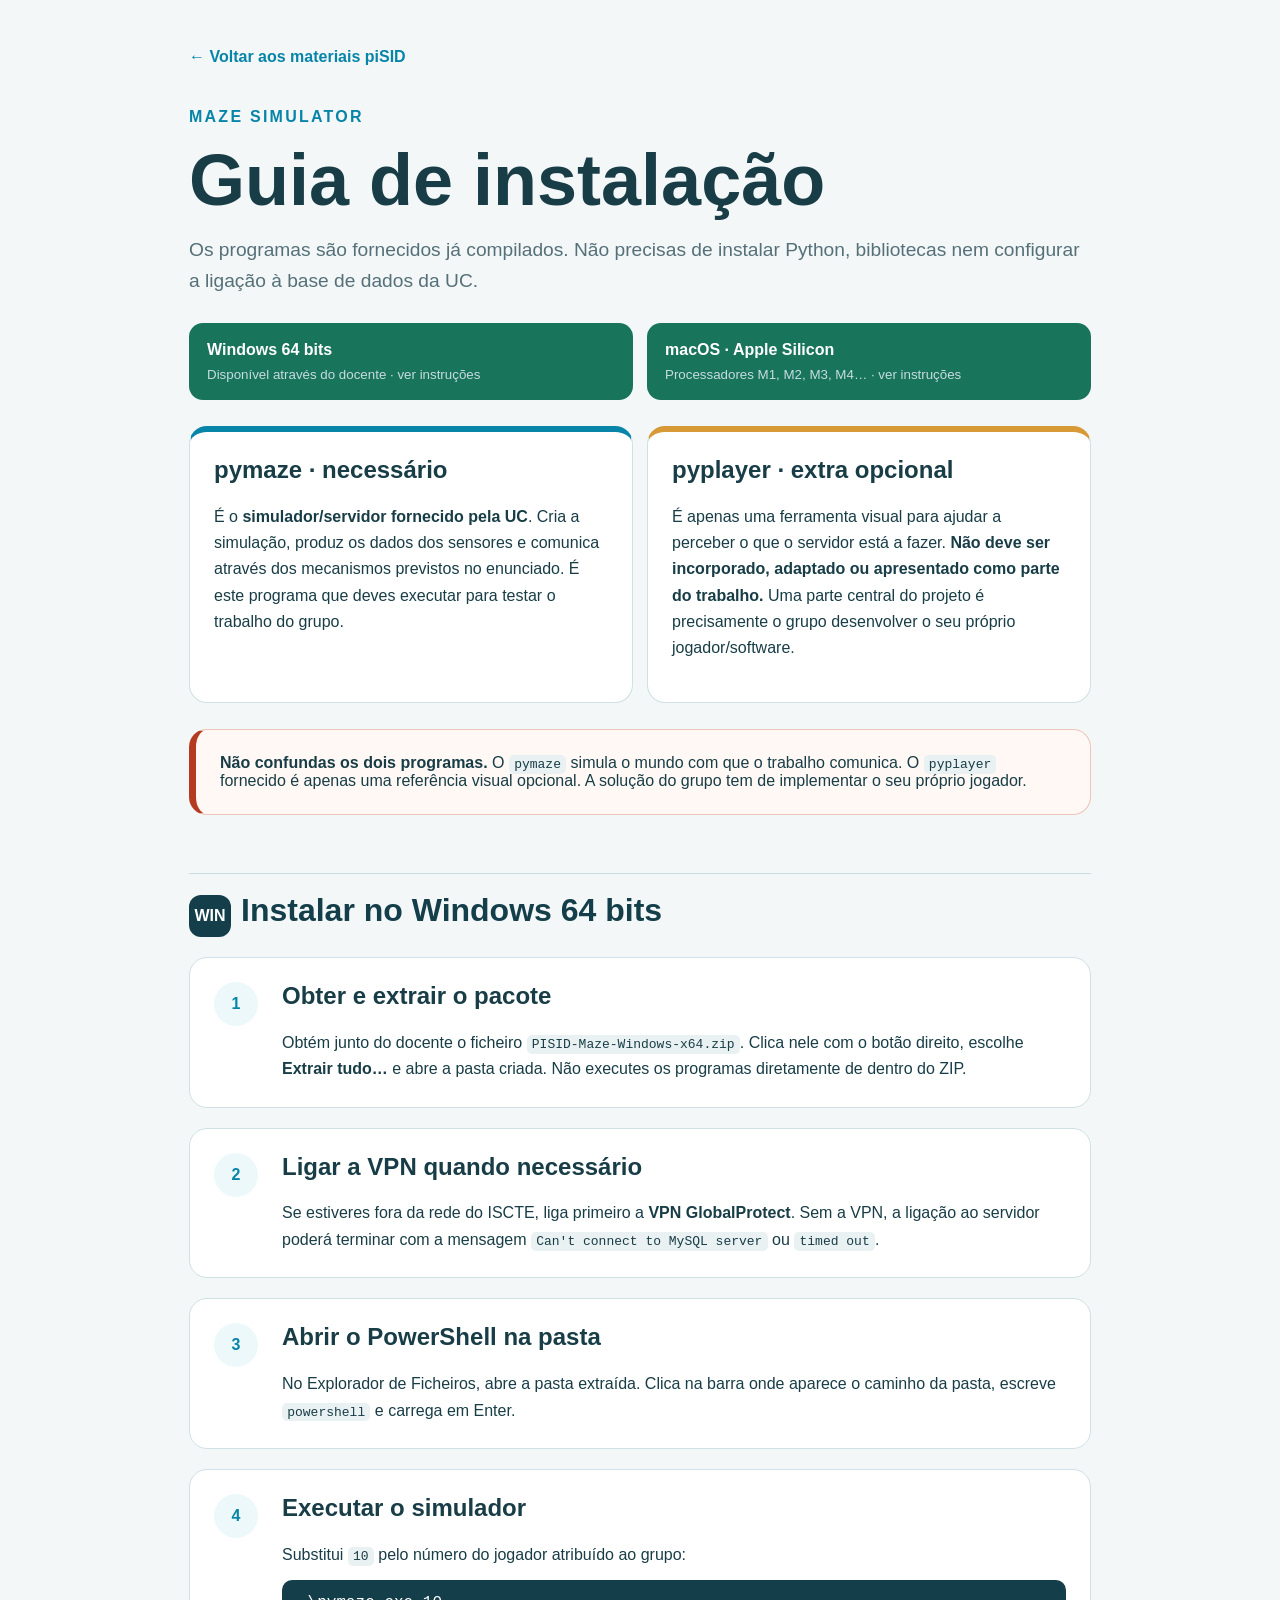
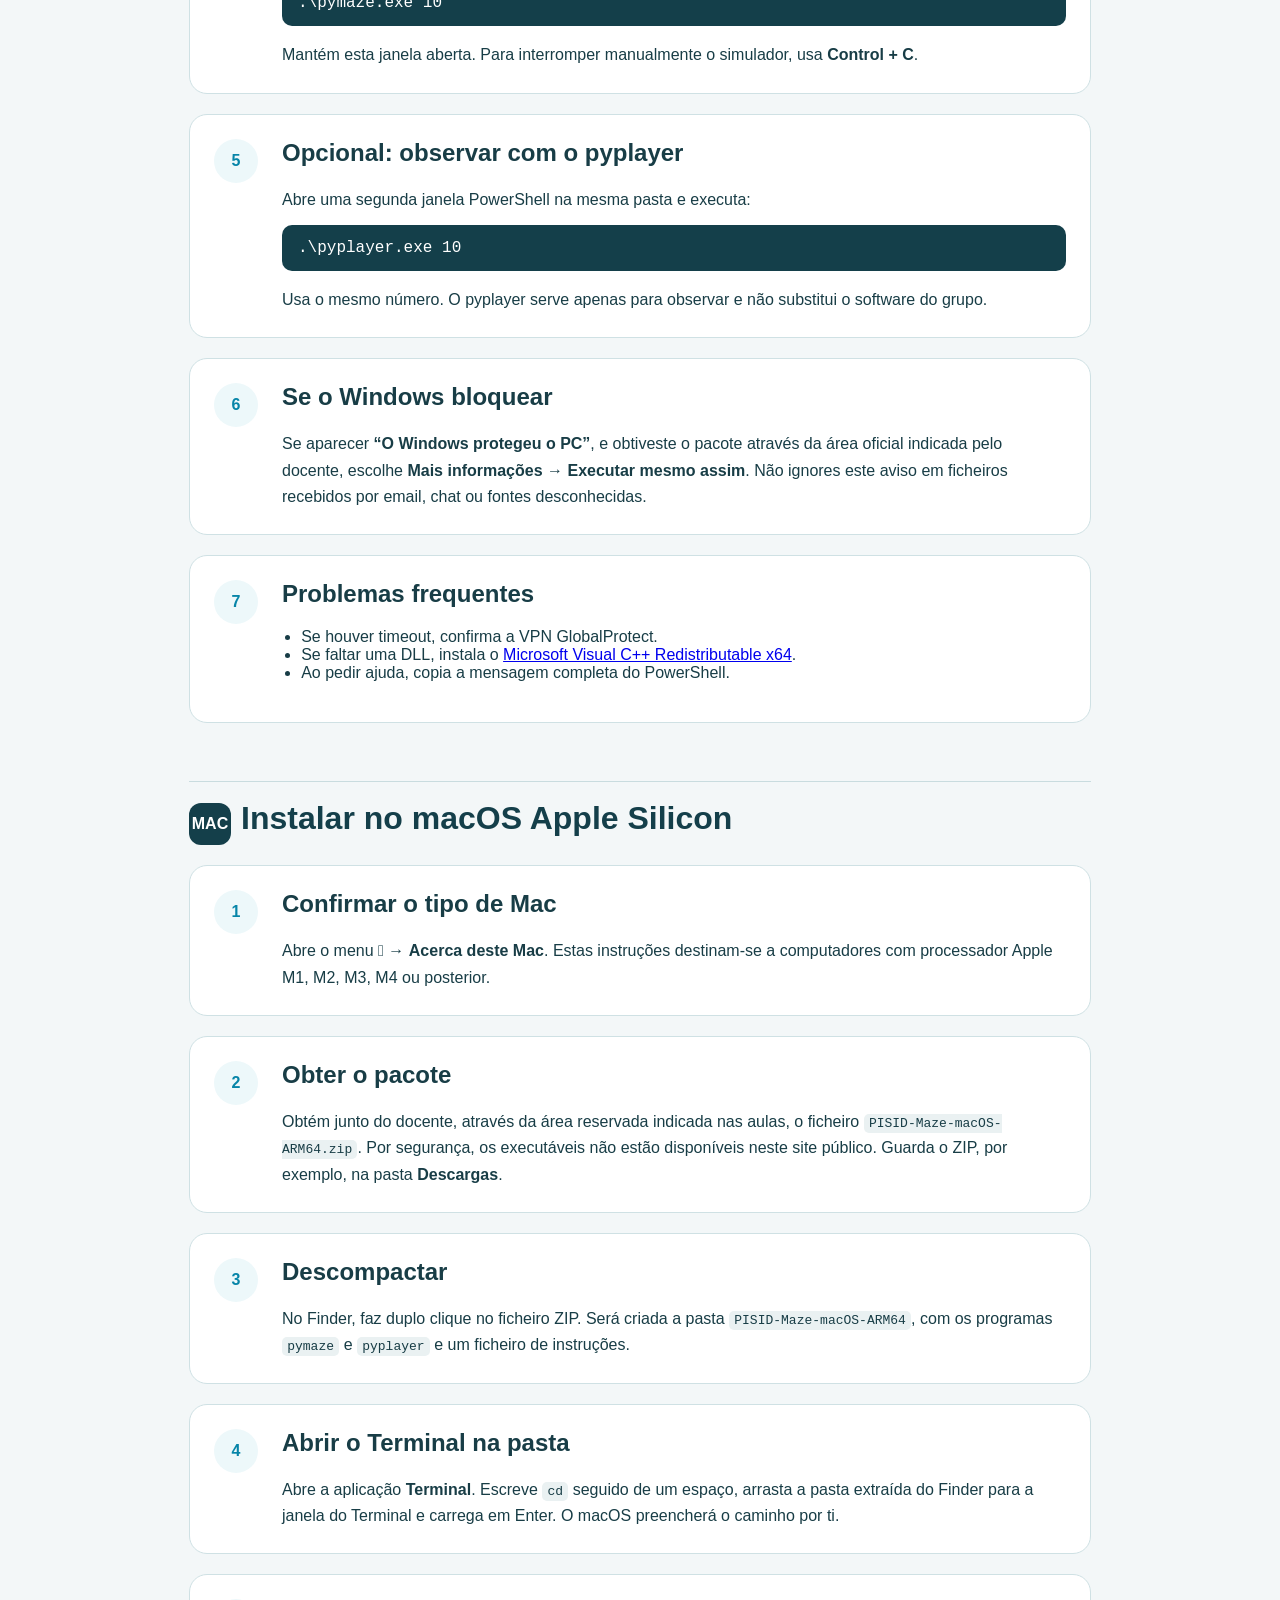
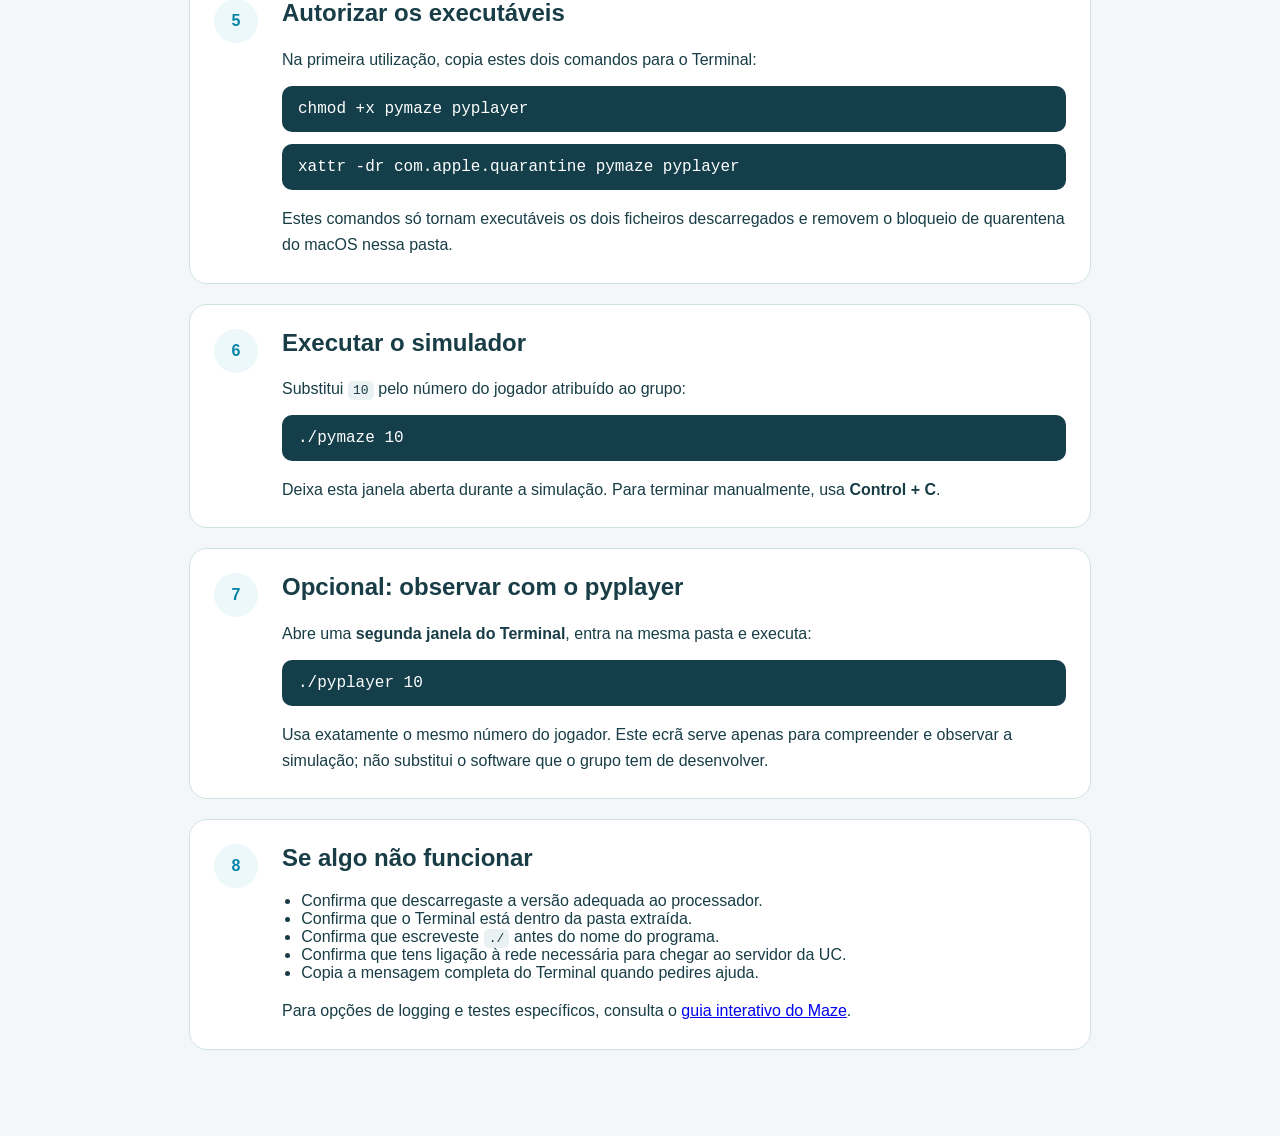
<file: guia-instalacao.html>
<!doctype html>
<html lang="pt">
<head>
<meta charset="utf-8"><meta name="viewport" content="width=device-width,initial-scale=1">
<title>Instalação do Maze Simulator · piSID</title>
<style>
:root{--ink:#143f4a;--blue:#0785a8;--pale:#edf8fa;--gold:#d89a36;--green:#18745a}*{box-sizing:border-box}html{scroll-behavior:smooth}body{margin:0;background:#f3f7f8;color:#183d46;font-family:Inter,Arial,sans-serif}main{max-width:950px;margin:auto;padding:48px 24px 80px}.back{color:var(--blue);font-weight:800;text-decoration:none}.eyebrow{margin-top:42px;color:var(--blue);font-weight:900;letter-spacing:.14em;text-transform:uppercase}h1{font-size:clamp(2.4rem,6vw,4.5rem);line-height:1;margin:.25em 0}h2{margin-top:0}.platform-title{margin:58px 0 6px;padding-top:18px;font-size:2rem;color:var(--ink);border-top:1px solid #c9dcdf}.platform-title span{display:inline-grid;place-items:center;width:42px;height:42px;margin-right:10px;border-radius:12px;background:var(--ink);color:#fff;font-size:1rem}.lead{font-size:1.2rem;line-height:1.6;color:#557078}.notice,.step,.tool{background:#fff;border:1px solid #cfe1e4;border-radius:18px;padding:24px;margin-top:20px}.notice{border-left:7px solid var(--gold)}.notice.important{border-color:#efc5b8;border-left-color:#b43b22;background:#fff8f5}.step{display:grid;grid-template-columns:50px 1fr;gap:18px}.number{display:grid;place-items:center;width:44px;height:44px;border-radius:50%;background:var(--pale);color:var(--blue);font-weight:900}.step p,.tool p,.tool li{line-height:1.65}.step p{margin-bottom:0}.command{display:block;margin:12px 0;padding:14px 16px;border-radius:10px;background:#143f4a;color:#fff;overflow:auto;white-space:nowrap;font-family:ui-monospace,SFMono-Regular,Menlo,monospace}.platforms,.tools{display:grid;grid-template-columns:repeat(2,1fr);gap:14px;margin:26px 0}.platforms a{display:block;background:var(--green);color:#fff;border-radius:14px;padding:18px;text-decoration:none;font-weight:800}.platforms small{display:block;margin-top:8px;color:#c7dce0;font-weight:400}.tools{grid-template-columns:1fr 1fr}.tool{margin:0}.tool.optional{border-top:6px solid var(--gold)}.tool.required{border-top:6px solid var(--blue)}code{background:#eaf1f2;padding:.15em .4em;border-radius:5px}.check{padding-left:1.2em}.download{display:inline-block;margin-top:12px;padding:12px 18px;border-radius:10px;background:var(--green);color:#fff;text-decoration:none;font-weight:800}@media(max-width:700px){.platforms,.tools{grid-template-columns:1fr}.step{grid-template-columns:1fr}.number{width:38px;height:38px}}
</style>
</head>
<body><main>
<a class="back" href="index.html">← Voltar aos materiais piSID</a>
<div class="eyebrow">Maze Simulator</div><h1>Guia de instalação</h1>
<p class="lead">Os programas são fornecidos já compilados. Não precisas de instalar Python, bibliotecas nem configurar a ligação à base de dados da UC.</p>
<div class="platforms"><a href="#windows">Windows 64 bits<small>Disponível através do docente · ver instruções</small></a><a href="#macos">macOS · Apple Silicon<small>Processadores M1, M2, M3, M4… · ver instruções</small></a></div>
<div class="tools">
  <article class="tool required"><h2>pymaze · necessário</h2><p>É o <strong>simulador/servidor fornecido pela UC</strong>. Cria a simulação, produz os dados dos sensores e comunica através dos mecanismos previstos no enunciado. É este programa que deves executar para testar o trabalho do grupo.</p></article>
  <article class="tool optional"><h2>pyplayer · extra opcional</h2><p>É apenas uma ferramenta visual para ajudar a perceber o que o servidor está a fazer. <strong>Não deve ser incorporado, adaptado ou apresentado como parte do trabalho.</strong> Uma parte central do projeto é precisamente o grupo desenvolver o seu próprio jogador/software.</p></article>
</div>
<div class="notice important"><strong>Não confundas os dois programas.</strong> O <code>pymaze</code> simula o mundo com que o trabalho comunica. O <code>pyplayer</code> fornecido é apenas uma referência visual opcional. A solução do grupo tem de implementar o seu próprio jogador.</div>
<h2 class="platform-title" id="windows"><span>WIN</span>Instalar no Windows 64 bits</h2>
<section class="step"><span class="number">1</span><div><h2>Obter e extrair o pacote</h2><p>Obtém junto do docente o ficheiro <code>PISID-Maze-Windows-x64.zip</code>. Clica nele com o botão direito, escolhe <strong>Extrair tudo…</strong> e abre a pasta criada. Não executes os programas diretamente de dentro do ZIP.</p></div></section>
<section class="step"><span class="number">2</span><div><h2>Ligar a VPN quando necessário</h2><p>Se estiveres fora da rede do ISCTE, liga primeiro a <strong>VPN GlobalProtect</strong>. Sem a VPN, a ligação ao servidor poderá terminar com a mensagem <code>Can't connect to MySQL server</code> ou <code>timed out</code>.</p></div></section>
<section class="step"><span class="number">3</span><div><h2>Abrir o PowerShell na pasta</h2><p>No Explorador de Ficheiros, abre a pasta extraída. Clica na barra onde aparece o caminho da pasta, escreve <code>powershell</code> e carrega em Enter.</p></div></section>
<section class="step"><span class="number">4</span><div><h2>Executar o simulador</h2><p>Substitui <code>10</code> pelo número do jogador atribuído ao grupo:</p><span class="command">.\pymaze.exe 10</span><p>Mantém esta janela aberta. Para interromper manualmente o simulador, usa <strong>Control + C</strong>.</p></div></section>
<section class="step"><span class="number">5</span><div><h2>Opcional: observar com o pyplayer</h2><p>Abre uma segunda janela PowerShell na mesma pasta e executa:</p><span class="command">.\pyplayer.exe 10</span><p>Usa o mesmo número. O pyplayer serve apenas para observar e não substitui o software do grupo.</p></div></section>
<section class="step"><span class="number">6</span><div><h2>Se o Windows bloquear</h2><p>Se aparecer <strong>“O Windows protegeu o PC”</strong>, e obtiveste o pacote através da área oficial indicada pelo docente, escolhe <strong>Mais informações → Executar mesmo assim</strong>. Não ignores este aviso em ficheiros recebidos por email, chat ou fontes desconhecidas.</p></div></section>
<section class="step"><span class="number">7</span><div><h2>Problemas frequentes</h2><ul class="check"><li>Se houver timeout, confirma a VPN GlobalProtect.</li><li>Se faltar uma DLL, instala o <a href="https://aka.ms/vs/17/release/vc_redist.x64.exe">Microsoft Visual C++ Redistributable x64</a>.</li><li>Ao pedir ajuda, copia a mensagem completa do PowerShell.</li></ul></div></section>

<h2 class="platform-title" id="macos"><span>MAC</span>Instalar no macOS Apple Silicon</h2>
<section class="step"><span class="number">1</span><div><h2>Confirmar o tipo de Mac</h2><p>Abre o menu <strong> → Acerca deste Mac</strong>. Estas instruções destinam-se a computadores com processador Apple M1, M2, M3, M4 ou posterior.</p></div></section>
<section class="step"><span class="number">2</span><div><h2>Obter o pacote</h2><p>Obtém junto do docente, através da área reservada indicada nas aulas, o ficheiro <code>PISID-Maze-macOS-ARM64.zip</code>. Por segurança, os executáveis não estão disponíveis neste site público. Guarda o ZIP, por exemplo, na pasta <strong>Descargas</strong>.</p></div></section>
<section class="step"><span class="number">3</span><div><h2>Descompactar</h2><p>No Finder, faz duplo clique no ficheiro ZIP. Será criada a pasta <code>PISID-Maze-macOS-ARM64</code>, com os programas <code>pymaze</code> e <code>pyplayer</code> e um ficheiro de instruções.</p></div></section>
<section class="step"><span class="number">4</span><div><h2>Abrir o Terminal na pasta</h2><p>Abre a aplicação <strong>Terminal</strong>. Escreve <code>cd</code> seguido de um espaço, arrasta a pasta extraída do Finder para a janela do Terminal e carrega em Enter. O macOS preencherá o caminho por ti.</p></div></section>
<section class="step"><span class="number">5</span><div><h2>Autorizar os executáveis</h2><p>Na primeira utilização, copia estes dois comandos para o Terminal:</p><span class="command">chmod +x pymaze pyplayer</span><span class="command">xattr -dr com.apple.quarantine pymaze pyplayer</span><p>Estes comandos só tornam executáveis os dois ficheiros descarregados e removem o bloqueio de quarentena do macOS nessa pasta.</p></div></section>
<section class="step"><span class="number">6</span><div><h2>Executar o simulador</h2><p>Substitui <code>10</code> pelo número do jogador atribuído ao grupo:</p><span class="command">./pymaze 10</span><p>Deixa esta janela aberta durante a simulação. Para terminar manualmente, usa <strong>Control + C</strong>.</p></div></section>
<section class="step"><span class="number">7</span><div><h2>Opcional: observar com o pyplayer</h2><p>Abre uma <strong>segunda janela do Terminal</strong>, entra na mesma pasta e executa:</p><span class="command">./pyplayer 10</span><p>Usa exatamente o mesmo número do jogador. Este ecrã serve apenas para compreender e observar a simulação; não substitui o software que o grupo tem de desenvolver.</p></div></section>
<section class="step"><span class="number">8</span><div><h2>Se algo não funcionar</h2><ul class="check"><li>Confirma que descarregaste a versão adequada ao processador.</li><li>Confirma que o Terminal está dentro da pasta extraída.</li><li>Confirma que escreveste <code>./</code> antes do nome do programa.</li><li>Confirma que tens ligação à rede necessária para chegar ao servidor da UC.</li><li>Copia a mensagem completa do Terminal quando pedires ajuda.</li></ul><p>Para opções de logging e testes específicos, consulta o <a href="guia-maze.html">guia interativo do Maze</a>.</p></div></section>
</main></body></html>
</file>
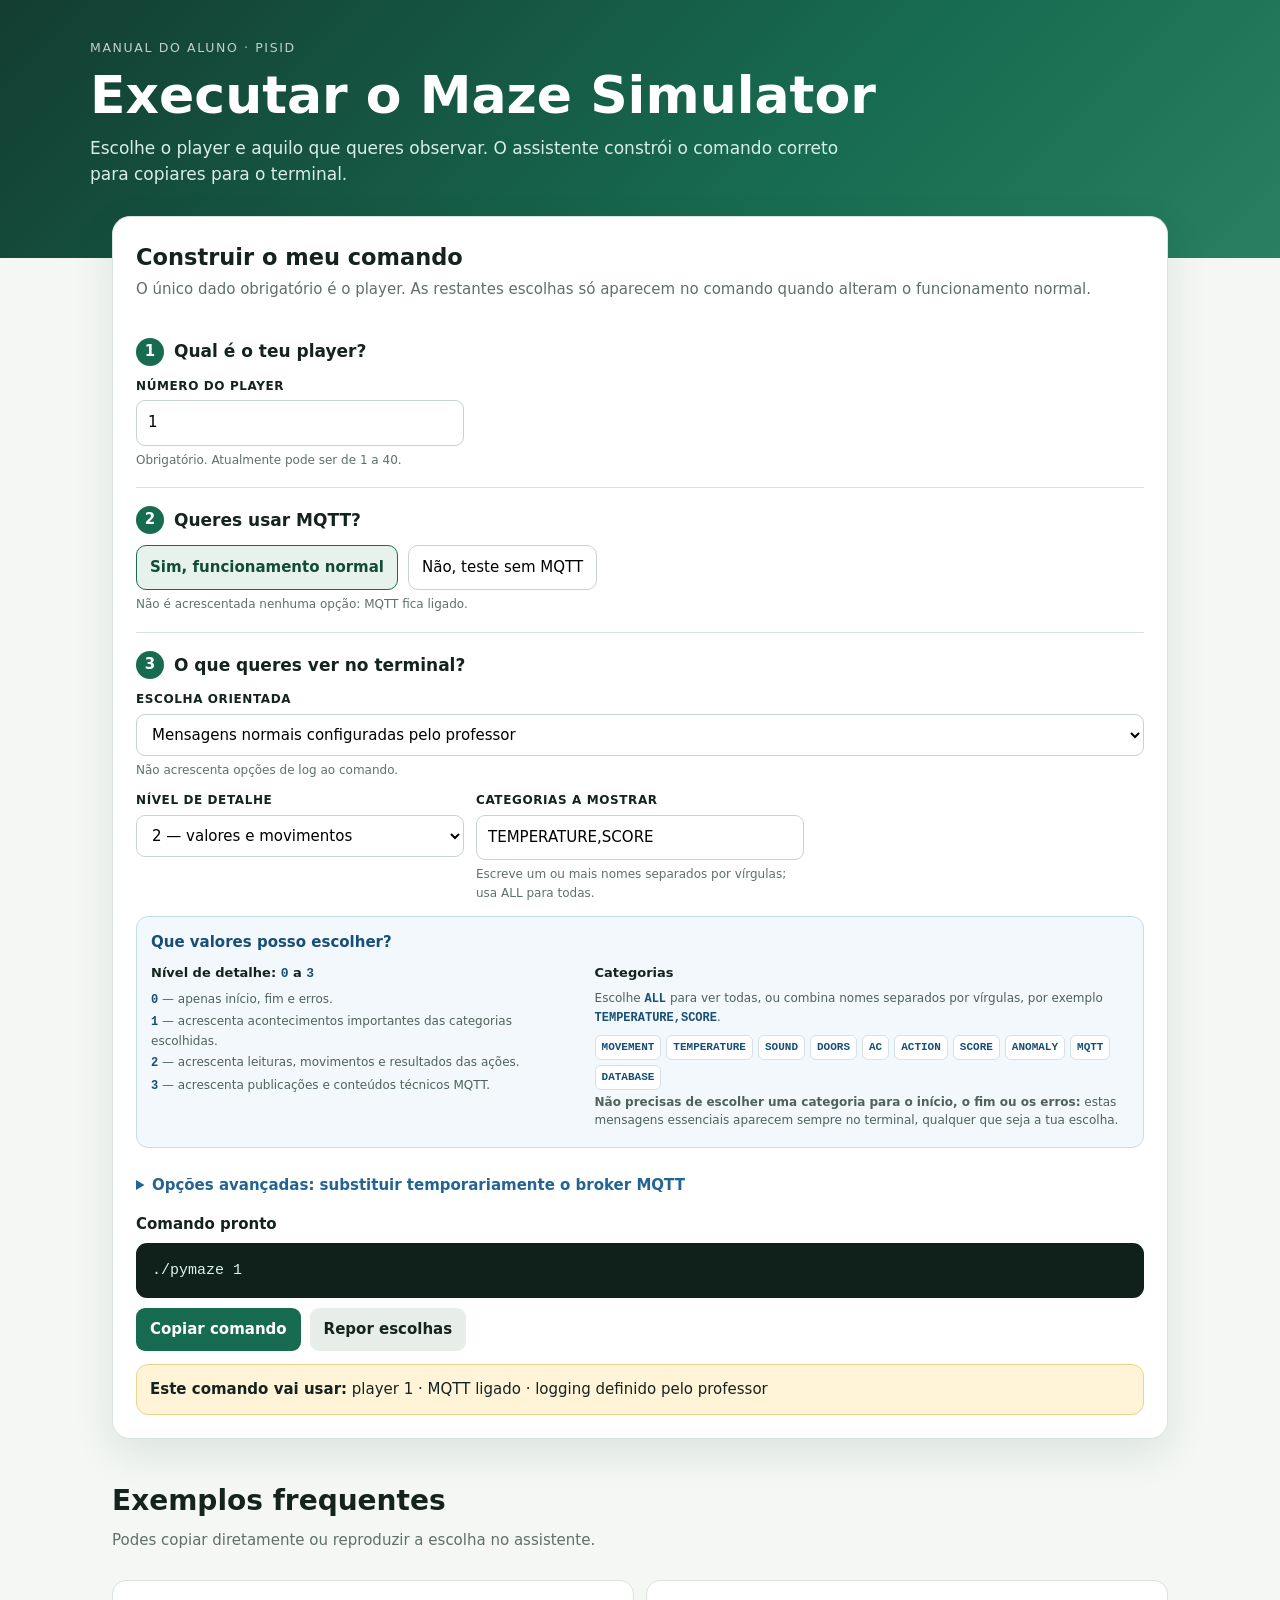
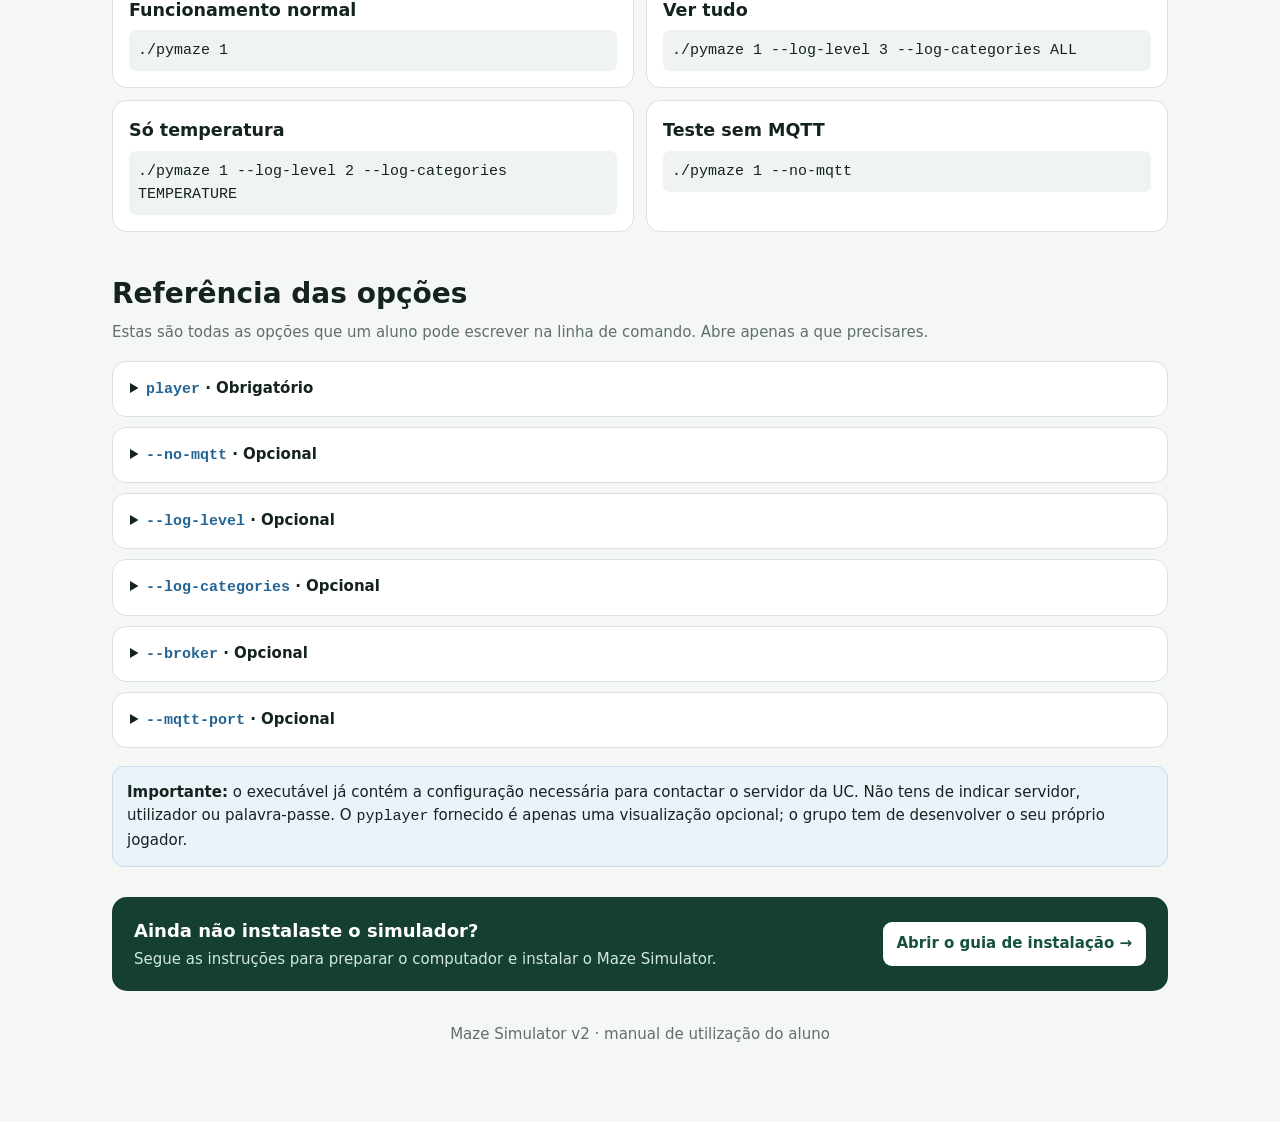
<file: guia-maze.html>
<!doctype html>
<html lang="pt-PT">
<head>
  <meta charset="utf-8"><meta name="viewport" content="width=device-width,initial-scale=1">
  <title>Como executar o Maze Simulator v2</title>
  <style>
    :root{--ink:#14231e;--muted:#607069;--paper:#f4f7f4;--card:#fff;--line:#d9e3dc;--green:#176b50;--blue:#246493;--soft:#e7f2ec;--warn:#fff4d8;--code:#10201b;--shadow:0 14px 40px rgba(21,54,42,.1)}*{box-sizing:border-box}body{margin:0;background:var(--paper);color:var(--ink);font:15px/1.55 Inter,system-ui,-apple-system,"Segoe UI",sans-serif}button,input,select{font:inherit}.hero{background:linear-gradient(135deg,#133d31,#176b50 62%,#287f61);color:white;padding:36px max(22px,calc((100vw - 1100px)/2)) 70px}.nav{display:flex;gap:9px;margin-bottom:25px}.nav a{color:white;text-decoration:none;border:1px solid rgba(255,255,255,.35);border-radius:8px;padding:7px 10px}.hero small{text-transform:uppercase;letter-spacing:.13em;opacity:.74}.hero h1{font-size:clamp(32px,5vw,52px);line-height:1.05;margin:9px 0 12px}.hero p{max-width:760px;color:#d9eee6;font-size:17px;margin:0}.wrap{max-width:1100px;margin:auto;padding:0 22px 70px}.wizard{background:white;border:1px solid var(--line);border-radius:18px;box-shadow:var(--shadow);padding:23px;margin-top:-42px}.wizard h2{margin:0}.lead{color:var(--muted);margin:4px 0 18px}.step{border-top:1px solid var(--line);padding:18px 0}.step:first-of-type{border:0}.step-title{display:flex;align-items:center;gap:10px;margin-bottom:11px}.number{display:grid;place-items:center;width:28px;height:28px;border-radius:50%;background:var(--green);color:white;font-weight:800}.step-title b{font-size:17px}.grid{display:grid;grid-template-columns:repeat(3,1fr);gap:12px}.field label{display:block;font-weight:750;font-size:12px;text-transform:uppercase;letter-spacing:.05em;margin-bottom:5px}.field input,.field select{width:100%;border:1px solid #c7d3cb;border-radius:9px;padding:10px 11px;background:white}.help{font-size:12px;color:var(--muted);margin-top:5px}.toggle{display:flex;gap:10px;flex-wrap:wrap}.choice{border:1px solid #c7d3cb;background:white;border-radius:10px;padding:10px 13px;cursor:pointer}.choice.active{border-color:var(--green);background:var(--soft);color:#124c39;font-weight:800}.log-guide{margin-top:14px;padding:14px;border:1px solid #c6dced;border-radius:12px;background:#f3f8fc}.log-guide>strong{display:block;margin-bottom:9px;color:#174f78}.log-guide-grid{display:grid;grid-template-columns:1fr 1.25fr;gap:16px}.log-guide h4{margin:0 0 5px;font-size:13px}.log-guide p{margin:3px 0;color:#4e625a;font-size:12px}.log-guide code{color:#174f78;font-weight:800}.category-list{display:flex;gap:5px;flex-wrap:wrap;margin-top:7px}.category-list code{padding:3px 6px;border-radius:6px;background:white;border:1px solid #d3e1eb;font-size:11px}.advanced{margin-top:8px}.advanced summary{cursor:pointer;font-weight:800;color:var(--blue)}.command-label{margin-top:16px;font-weight:800}.command{background:var(--code);color:#d9f3e8;padding:16px;border-radius:11px;font:15px/1.55 ui-monospace,SFMono-Regular,Menlo,monospace;white-space:pre-wrap;overflow-wrap:anywhere;margin-top:6px}.actions{display:flex;gap:9px;align-items:center;flex-wrap:wrap;margin-top:10px}.btn{border:0;border-radius:9px;padding:10px 14px;background:var(--green);color:white;font-weight:800;cursor:pointer}.btn.secondary{background:#e7eeea;color:var(--ink)}.copied{color:var(--green);font-weight:800}.result-help{background:var(--warn);border:1px solid #ecd28b;border-radius:12px;padding:13px;margin-top:13px}.quick{display:grid;grid-template-columns:repeat(2,1fr);gap:12px;margin:28px 0}.quick-card{background:white;border:1px solid var(--line);border-radius:14px;padding:16px}.quick-card h3{margin:0 0 6px}.quick-card code{display:block;background:#eff4f1;padding:9px;border-radius:7px;overflow-wrap:anywhere}.section-title{font-size:28px;margin:40px 0 6px}.section-intro{color:var(--muted);margin:0 0 16px}.param{background:white;border:1px solid var(--line);border-radius:14px;margin:10px 0;overflow:hidden}.param summary{cursor:pointer;padding:15px 17px;font-weight:800}.param summary code{color:var(--blue)}.param-body{border-top:1px solid var(--line);padding:15px 17px;display:grid;grid-template-columns:repeat(2,1fr);gap:10px 20px}.item b{display:block;font-size:12px;text-transform:uppercase;letter-spacing:.05em;color:var(--muted)}.item code{overflow-wrap:anywhere}.full{grid-column:1/-1}.note{background:#eaf3fa;border:1px solid #c6dced;border-radius:12px;padding:14px;margin:18px 0}.next-guide{display:flex;align-items:center;justify-content:space-between;gap:18px;margin-top:30px;padding:20px 22px;border-radius:15px;background:#153f32;color:white}.next-guide strong{display:block;font-size:18px}.next-guide span{display:block;margin-top:3px;color:#d2e8df}.next-guide a{flex:none;padding:10px 14px;border-radius:9px;background:white;color:#15513d;font-weight:850;text-decoration:none}.footer{text-align:center;color:var(--muted);margin-top:32px}@media(max-width:740px){.grid,.quick,.param-body,.log-guide-grid{grid-template-columns:1fr}.full{grid-column:auto}.next-guide{align-items:flex-start;flex-direction:column}}
  </style>
</head>
<body>
  <header class="hero"><small>Manual do aluno · PiSID</small><h1>Executar o Maze Simulator</h1><p>Escolhe o player e aquilo que queres observar. O assistente constrói o comando correto para copiares para o terminal.</p></header>
  <main class="wrap">
    <section class="wizard">
      <h2>Construir o meu comando</h2><p class="lead">O único dado obrigatório é o player. As restantes escolhas só aparecem no comando quando alteram o funcionamento normal.</p>
      <div class="step"><div class="step-title"><span class="number">1</span><b>Qual é o teu player?</b></div><div class="grid"><div class="field"><label for="player">Número do player</label><input id="player" type="number" min="1" max="40" value="1"><div class="help">Obrigatório. Atualmente pode ser de 1 a 40.</div></div></div></div>
      <div class="step"><div class="step-title"><span class="number">2</span><b>Queres usar MQTT?</b></div><div class="toggle" id="mqttChoices"><button class="choice active" data-value="on">Sim, funcionamento normal</button><button class="choice" data-value="off">Não, teste sem MQTT</button></div><div class="help" id="mqttHelp">Não é acrescentada nenhuma opção: MQTT fica ligado.</div></div>
      <div class="step"><div class="step-title"><span class="number">3</span><b>O que queres ver no terminal?</b></div><div class="field"><label for="logPreset">Escolha orientada</label><select id="logPreset"><option value="default">Mensagens normais configuradas pelo professor</option><option value="all">Toda a informação</option><option value="temperature">Apenas temperatura</option><option value="sound">Apenas som</option><option value="movement">Apenas movimentos</option><option value="actions">Ações, portas, AC e pontuação</option><option value="quiet">Apenas início, fim e erros</option><option value="custom">Escolher manualmente</option></select><div class="help" id="logHelp"></div></div><div class="grid" id="customLogs" hidden style="margin-top:12px"><div class="field"><label for="level">Nível de detalhe</label><select id="level"><option value="0">0 — só início, fim e erros</option><option value="1">1 — acontecimentos importantes</option><option value="2" selected>2 — valores e movimentos</option><option value="3">3 — detalhe técnico MQTT</option></select></div><div class="field"><label for="categories">Categorias a mostrar</label><input id="categories" value="TEMPERATURE,SCORE"><div class="help">Escreve um ou mais nomes separados por vírgulas; usa ALL para todas.</div></div></div><div class="log-guide"><strong>Que valores posso escolher?</strong><div class="log-guide-grid"><div><h4>Nível de detalhe: <code>0</code> a <code>3</code></h4><p><code>0</code> — apenas início, fim e erros.</p><p><code>1</code> — acrescenta acontecimentos importantes das categorias escolhidas.</p><p><code>2</code> — acrescenta leituras, movimentos e resultados das ações.</p><p><code>3</code> — acrescenta publicações e conteúdos técnicos MQTT.</p></div><div><h4>Categorias</h4><p>Escolhe <code>ALL</code> para ver todas, ou combina nomes separados por vírgulas, por exemplo <code>TEMPERATURE,SCORE</code>.</p><div class="category-list"><code>MOVEMENT</code><code>TEMPERATURE</code><code>SOUND</code><code>DOORS</code><code>AC</code><code>ACTION</code><code>SCORE</code><code>ANOMALY</code><code>MQTT</code><code>DATABASE</code></div><p><strong>Não precisas de escolher uma categoria para o início, o fim ou os erros:</strong> estas mensagens essenciais aparecem sempre no terminal, qualquer que seja a tua escolha.</p></div></div></div></div>
      <details class="advanced"><summary>Opções avançadas: substituir temporariamente o broker MQTT</summary><p class="help">Normalmente não precisas de preencher nada aqui. A ligação à base de dados da UC já vem configurada no executável.</p><div class="grid"><div class="field"><label for="broker">Broker MQTT</label><input id="broker" placeholder="Usar a configuração do servidor"><div class="help">Só deves alterar este valor num teste explicitamente orientado pelo docente.</div></div><div class="field"><label for="mqttPort">Porta MQTT</label><input id="mqttPort" type="number" placeholder="Usar a configuração do servidor"></div></div></details>
      <div class="command-label">Comando pronto</div><div class="command" id="command"></div><div class="actions"><button class="btn" id="copy">Copiar comando</button><button class="btn secondary" id="reset">Repor escolhas</button><span class="copied" id="copied"></span></div><div class="result-help" id="explanation"></div>
    </section>

    <h2 class="section-title">Exemplos frequentes</h2><p class="section-intro">Podes copiar diretamente ou reproduzir a escolha no assistente.</p><div class="quick"><div class="quick-card"><h3>Funcionamento normal</h3><code>./pymaze 1</code></div><div class="quick-card"><h3>Ver tudo</h3><code>./pymaze 1 --log-level 3 --log-categories ALL</code></div><div class="quick-card"><h3>Só temperatura</h3><code>./pymaze 1 --log-level 2 --log-categories TEMPERATURE</code></div><div class="quick-card"><h3>Teste sem MQTT</h3><code>./pymaze 1 --no-mqtt</code></div></div>

    <h2 class="section-title">Referência das opções</h2><p class="section-intro">Estas são todas as opções que um aluno pode escrever na linha de comando. Abre apenas a que precisares.</p>
    <div id="parameters"></div>
    <div class="note"><strong>Importante:</strong> o executável já contém a configuração necessária para contactar o servidor da UC. Não tens de indicar servidor, utilizador ou palavra-passe. O <code>pyplayer</code> fornecido é apenas uma visualização opcional; o grupo tem de desenvolver o seu próprio jogador.</div>
    <aside class="next-guide"><div><strong>Ainda não instalaste o simulador?</strong><span>Segue as instruções para preparar o computador e instalar o Maze Simulator.</span></div><a href="guia-instalacao.html">Abrir o guia de instalação →</a></aside>
    <p class="footer">Maze Simulator v2 · manual de utilização do aluno</p>
  </main>
  <script>
    const specs=[
      ['player','Obrigatório','Não existe','Número de 1 a 40','Identifica o teu labirinto. É o único valor que tens sempre de escrever.','./pymaze 7'],
      ['--no-mqtt','Opcional','Não escrever: MQTT ligado','Escrever exatamente --no-mqtt, sem valor','Desliga envio e receção MQTT para fazer um teste local. Não escrevas true ou false.','./pymaze 7 --no-mqtt'],
      ['--log-level','Opcional','Configuração do professor','0, 1, 2 ou 3','Controla o detalhe: 0=mínimo; 3=máximo. Para ver tudo também precisas da categoria ALL.','--log-level 3'],
      ['--log-categories','Opcional','Configuração do professor','ALL ou nomes separados por vírgulas','Escolhe assuntos: MOVEMENT, TEMPERATURE, SOUND, DOORS, AC, ACTION, SCORE, ANOMALY, MQTT, DATABASE.','--log-categories TEMPERATURE,SCORE'],
      ['--broker','Opcional','broker.emqx.io','Nome DNS ou IP de um broker MQTT','Substitui temporariamente o broker. Normalmente não é necessário.','--broker mqtt.exemplo.pt'],
      ['--mqtt-port','Opcional','Configuração do servidor','Número de 1 a 65535','Porta do broker escolhido. Só deves mudar num teste orientado pelo docente.','--mqtt-port 1883']
    ];
    const esc=s=>String(s).replace(/[&<>"']/g,c=>({'&':'&amp;','<':'&lt;','>':'&gt;','"':'&quot;',"'":'&#39;'}[c]));
    document.getElementById('parameters').innerHTML=specs.map(s=>`<details class="param"><summary><code>${esc(s[0])}</code> · ${esc(s[1])}</summary><div class="param-body"><div class="item"><b>Valor por omissão</b>${esc(s[2])}</div><div class="item"><b>Valores aceites</b>${esc(s[3])}</div><div class="item full"><b>O que faz</b>${esc(s[4])}</div><div class="item full"><b>Exemplo do que escrever</b><code>${esc(s[5])}</code></div></div></details>`).join('');
    const el=id=>document.getElementById(id), state={mqtt:'on'};
    const presets={default:null,all:['3','ALL','Mostra todas as categorias com o máximo detalhe.'],temperature:['2','TEMPERATURE','Mostra as leituras de todos os sensores de temperatura.'],sound:['2','SOUND','Mostra as leituras de todos os sensores de som.'],movement:['2','MOVEMENT','Mostra os posicionamentos, deslocações e cansaço dos marsamis.'],actions:['2','DOORS,AC,ACTION,SCORE','Mostra comandos recebidos e se a tentativa de pontuação acertou ou falhou.'],quiet:['0','', 'Mostra apenas início, fim e erros fatais.']};
    function build(){const player=Math.max(1,Math.min(40,Number(el('player').value)||1));let parts=['./pymaze',player],why=[`player ${player}`];if(state.mqtt==='off'){parts.push('--no-mqtt');why.push('MQTT desligado')}else why.push('MQTT ligado');const preset=el('logPreset').value;if(preset==='custom'){parts.push('--log-level',el('level').value);const cats=el('categories').value.trim().replace(/\s+/g,'');if(cats)parts.push('--log-categories',cats);why.push(`logging manual: nível ${el('level').value}${cats?', '+cats:''}`)}else if(presets[preset]){const [level,cats]=presets[preset];parts.push('--log-level',level);if(cats)parts.push('--log-categories',cats);why.push(presets[preset][2])}else why.push('logging definido pelo professor');[['broker','--broker'],['mqttPort','--mqtt-port']].forEach(([id,arg])=>{const value=el(id).value.trim();if(value)parts.push(arg,value)});el('command').textContent=parts.join(' ');el('explanation').innerHTML='<strong>Este comando vai usar:</strong> '+why.map(esc).join(' · ');el('copied').textContent='';el('customLogs').hidden=preset!=='custom';el('logHelp').textContent=preset==='default'?'Não acrescenta opções de log ao comando.':preset==='custom'?'Escolhe o nível e escreve as categorias.':presets[preset][2]}
    document.querySelectorAll('#mqttChoices .choice').forEach(btn=>btn.addEventListener('click',()=>{state.mqtt=btn.dataset.value;document.querySelectorAll('#mqttChoices .choice').forEach(x=>x.classList.toggle('active',x===btn));el('mqttHelp').textContent=state.mqtt==='on'?'Não é acrescentada nenhuma opção: MQTT fica ligado.':'É acrescentado --no-mqtt, sem true, false ou qualquer valor.';build()}));document.querySelectorAll('input,select').forEach(x=>x.addEventListener('input',build));el('copy').addEventListener('click',async()=>{try{await navigator.clipboard.writeText(el('command').textContent)}catch(e){const r=document.createRange();r.selectNode(el('command'));getSelection().removeAllRanges();getSelection().addRange(r);document.execCommand('copy')}el('copied').textContent='Copiado ✓'});el('reset').addEventListener('click',()=>location.reload());build();
  </script>
</body></html>
</file>
<file: assets/style.css>
:root{--ink:#171717;--muted:#696969;--line:#d7d7d7;--soft:#f3f3f3;--paper:#fff;--danger:#b42318;--radius:12px}*{box-sizing:border-box}body{margin:0;background:#ededed;color:var(--ink);font:15px/1.45 Inter,ui-sans-serif,system-ui,-apple-system,BlinkMacSystemFont,"Segoe UI",sans-serif}button,input,select,textarea{font:inherit}.shell{max-width:1280px;margin:auto;min-height:100vh;background:var(--paper)}header{padding:20px 28px;border-bottom:1px solid var(--line);display:flex;gap:24px;align-items:center;justify-content:space-between}.brand{font-weight:800;letter-spacing:.12em}.context{color:var(--muted);font-size:13px}.tabs{display:flex;gap:3px;padding:0 28px;background:#242424;overflow:auto}.tabs a{color:#d7d7d7;text-decoration:none;padding:14px 16px;white-space:nowrap;border-bottom:3px solid transparent}.tabs a.active,.tabs a:hover{color:#fff;border-bottom-color:#fff}main{padding:28px}.grid{display:grid;gap:18px}.grid.cards{grid-template-columns:repeat(auto-fit,minmax(210px,1fr))}.grid.two{grid-template-columns:1.25fr .75fr}.card{border:1px solid var(--line);border-radius:var(--radius);padding:20px;background:#fff}.card h2,.card h3{margin-top:0}.metric{font-size:30px;font-weight:750}.muted{color:var(--muted)}.row{display:flex;gap:12px;align-items:center;flex-wrap:wrap}.spread{justify-content:space-between}.btn{display:inline-flex;align-items:center;justify-content:center;border:1px solid #8a8a8a;background:#dedede;color:#171717;border-radius:8px;padding:9px 14px;text-decoration:none;cursor:pointer}.btn:hover{background:#cfcfcf}.btn.dark{background:#292929;color:#fff;border-color:#292929}.btn.small{padding:6px 10px;font-size:13px}.field{display:grid;gap:6px;margin-bottom:14px}.field label{font-weight:650;font-size:13px}.field input,.field select,.field textarea{width:100%;border:1px solid #aaa;border-radius:8px;padding:10px;background:#fff}.field textarea{min-height:90px;resize:vertical}.notice{padding:12px 14px;border-left:4px solid #555;background:#f2f2f2;margin-bottom:18px}.notice.error{border-color:var(--danger);color:#7a1b15}.photo{width:62px;height:62px;border-radius:50%;object-fit:cover;background:#ddd}.photo.missing{display:grid;place-items:center;color:#fff;background:var(--danger);font-weight:800}.member{display:flex;gap:14px;align-items:center;padding:12px 0;border-bottom:1px solid #eee}.member:last-child{border:0}.table-wrap{overflow:auto}table{border-collapse:collapse;width:100%;min-width:680px}th,td{text-align:left;padding:11px;border-bottom:1px solid #ddd;vertical-align:top}th{background:#f4f4f4;font-size:12px;text-transform:uppercase;letter-spacing:.04em}.week-disabled{opacity:.55;background:#f5f5f5}.bar{height:10px;background:#e2e2e2;border-radius:10px;overflow:hidden}.bar span{display:block;height:100%;background:#292929}.login{max-width:420px;margin:9vh auto;padding:30px;background:#fff;border:1px solid var(--line);border-radius:16px}.login h1{margin-top:0}.kicker{text-transform:uppercase;letter-spacing:.12em;font-size:11px;color:var(--muted)}.empty{padding:34px;text-align:center;color:var(--muted);border:1px dashed #aaa;border-radius:10px}.hidden{display:none}.badge{display:inline-block;background:#e7e7e7;border-radius:20px;padding:4px 9px;font-size:12px}.badge.locked{background:#313131;color:#fff}@media(max-width:800px){header{padding:16px 18px;align-items:flex-start}.tabs{padding:0 12px}main{padding:18px}.grid.two{grid-template-columns:1fr}.desktop-only{display:none}}
.btn.disabled{opacity:.45;pointer-events:none;cursor:not-allowed}
.btn.unavailable-action{display:inline-flex;align-items:center;gap:7px;opacity:1;border:1px dashed #9aa7aa;background:repeating-linear-gradient(135deg,#f1f3f3,#f1f3f3 7px,#e7ebeb 7px,#e7ebeb 14px);color:#667477;box-shadow:none}.btn.unavailable-action small{padding:2px 5px;border-radius:5px;background:#d7dddd;color:#536064;font-size:7px;font-weight:900;text-transform:uppercase;letter-spacing:.06em}
.unavailable-action{display:none!important}
.success-popup{width:min(430px,calc(100vw - 32px));padding:28px;border:0;border-radius:18px;text-align:center;color:#18343d;box-shadow:0 24px 80px rgba(12,34,43,.32)}.success-popup::backdrop{background:rgba(10,31,39,.55);backdrop-filter:blur(3px)}.success-popup-icon{display:grid;place-items:center;width:58px;height:58px;margin:0 auto 14px;border-radius:50%;background:#d8f3e2;color:#18743b;font-size:30px;font-weight:900}.success-popup h2{margin:0 0 8px}.success-popup p{margin:0 0 22px;color:#50676f}.success-popup .btn{min-width:110px}
.oral-module-publication{margin-top:18px;border-top:5px solid #1889a5}.oral-module-publication>div:first-child small{color:#1889a5;font-weight:900}.oral-module-list{display:grid;grid-template-columns:repeat(2,minmax(0,1fr));gap:9px}.oral-module-list article{display:flex;align-items:center;gap:10px;padding:10px;border-radius:10px;background:#f2f8fa}.oral-module-list article>b{display:grid;place-items:center;width:30px;height:30px;border-radius:50%;background:#173f49;color:#fff}.oral-module-list strong,.oral-module-list span{display:block}.oral-module-list span{display:flex;align-items:center;gap:6px;margin-top:3px;color:#587078;font-size:12px}.oral-module-list img{width:24px;height:24px;border-radius:50%;object-fit:cover}@media(max-width:700px){.oral-module-list{grid-template-columns:1fr}}
</file>
<file: assets/assignment.css>
.assignment{--blue:#006b91;--cyan:#00a6c8;--lime:#b7d832;--navy:#07374c;--ice:#edf8fb;padding:0 28px 56px;scroll-behavior:smooth}
.assignment-hero{min-height:430px;margin:0 -28px 26px;padding:60px clamp(28px,7vw,88px);display:grid;grid-template-columns:minmax(0,1.3fr) minmax(280px,.7fr);align-items:center;gap:50px;color:#fff;background:radial-gradient(circle at 83% 16%,rgba(183,216,50,.28),transparent 24%),linear-gradient(125deg,#062d3e,#006f94 62%,#00a6c8);overflow:hidden}
.assignment-eyebrow{text-transform:uppercase;letter-spacing:.17em;font-weight:800;font-size:12px;color:#c7f4ff}
.assignment-hero h1{font-size:clamp(48px,7vw,82px);line-height:.98;margin:14px 0 22px;letter-spacing:-.055em}
.assignment-hero p{font-size:clamp(18px,2.1vw,25px);line-height:1.45;max-width:760px;color:#e8faff}
.hero-actions{display:flex;gap:12px;flex-wrap:wrap;margin-top:30px}
.assignment-hero .btn{border-color:#ffffff80;background:#ffffff21;color:#fff}
.assignment-hero .btn.dark{background:#fff;color:#07374c}
.hero-maze{aspect-ratio:1;max-width:350px;justify-self:center;border:2px solid #ffffff8c;border-radius:50%;display:grid;grid-template-columns:1fr auto 1fr;place-items:center;padding:34px;position:relative;box-shadow:0 0 0 24px #ffffff0d,0 0 0 52px #ffffff09}
.hero-maze span{display:grid;place-items:center;width:85px;height:85px;border-radius:50%;background:#fff;color:#07374c;font-weight:900;box-shadow:0 14px 30px #0003}
.hero-maze i{font-size:34px;color:#cbe841}
.hero-maze small{position:absolute;bottom:22%;font-weight:700}
.assignment-index{position:sticky;top:0;z-index:5;display:flex;align-items:center;gap:5px;overflow:auto;padding:10px;margin:0 0 38px;background:#fffffff0;backdrop-filter:blur(12px);border:1px solid #cddfe5;border-radius:12px;box-shadow:0 8px 24px #07374c14}
.assignment-index strong,.assignment-index a{white-space:nowrap;padding:9px 12px}
.assignment-index a{text-decoration:none;color:#35515d;border-radius:8px}
.assignment-index a:hover{background:var(--ice);color:var(--blue)}
.assignment-section{display:grid;grid-template-columns:70px minmax(0,1fr);gap:24px;padding:38px 0 52px;border-bottom:1px solid #d8e5e9;scroll-margin-top:78px}
.section-number{font-size:34px;font-weight:900;letter-spacing:-.06em;color:#9ac9d6}
.section-copy>h2{font-size:clamp(30px,4vw,48px);line-height:1.08;letter-spacing:-.035em;max-width:900px;margin:8px 0 22px;color:var(--navy)}
.assignment .lead{font-size:20px;line-height:1.6;max-width:900px;color:#334d58}
.outcome-list{display:grid;grid-template-columns:repeat(2,1fr);gap:1px;margin-top:30px;background:#c9dce2;border:1px solid #c9dce2;border-radius:15px;overflow:hidden}
.outcome-list article{background:#fff;padding:22px;display:grid;gap:7px}
.outcome-list b{color:var(--blue);font-size:20px}
.career-section{background:linear-gradient(135deg,#062f42,#075d78);color:#eafaff;margin:0 -28px;padding:52px 28px}
.career-section .section-number{color:#8ed4e5}
.career-section .kicker{color:#9edceb}
.career-section .section-copy>h2{color:#fff}
.career-section .lead{color:#d7f1f7}
.competency-grid{display:grid;grid-template-columns:repeat(2,minmax(0,1fr));gap:1px;margin-top:30px;border:1px solid #ffffff29;border-radius:16px;overflow:hidden;background:#ffffff29}
.competency-grid article{display:grid;grid-template-columns:38px 1fr;gap:13px;padding:19px;background:#073c51}
.competency-grid article>b{display:grid;place-items:center;width:34px;height:34px;border-radius:50%;background:#b7d832;color:#163400;font-size:11px}
.competency-grid h3,.competency-grid p{margin:0}
.competency-grid h3{font-size:16px;color:#fff}
.competency-grid p{margin-top:4px;color:#cce8ef;font-size:13px}
.split{display:grid;grid-template-columns:minmax(0,1fr) minmax(300px,.72fr);gap:34px;align-items:start}
.clean-list{list-style:none;padding:0;margin:22px 0}
.clean-list li{padding:11px 0 11px 28px;border-bottom:1px solid #e2eaed;position:relative}
.clean-list li:before{content:"→";position:absolute;left:2px;color:var(--cyan);font-weight:900}
.visual-card,.architecture-figure,.data-figure{margin:0;border:1px solid #cbdde3;border-radius:16px;background:#fff;padding:15px;box-shadow:0 15px 35px #09374a14}
.visual-card img,.architecture-figure img,.data-figure img{display:block;width:100%;height:auto;border-radius:10px}
.visual-card figcaption,.architecture-figure figcaption,.data-figure figcaption{padding:12px 5px 2px;color:#60747b;font-size:13px}
.score-rule{display:grid;grid-template-columns:95px 1fr;gap:24px;align-items:center;margin-top:30px;padding:24px;border-radius:16px;background:linear-gradient(110deg,#eff9d2,#f8fbe9);border:1px solid #cddd8c}
.strategy-rules{display:grid;gap:14px;margin-top:30px}
.strategy-rules .score-rule{margin-top:0}
.control-rule{display:grid;grid-template-columns:95px 1fr;gap:24px;align-items:center;padding:24px;border-radius:16px;background:linear-gradient(110deg,#dff6f2,#edf9f7);border:1px solid #8bcfc2}
.control-rule h3,.control-rule p{margin:0}
.control-rule p{margin-top:5px}
.control-symbol{display:grid;place-items:center;width:84px;height:84px;border-radius:50%;background:#087f74;color:#fff;font-size:45px;font-weight:900}
.success-rule{display:grid;grid-template-columns:95px 1fr;gap:24px;align-items:center;padding:24px;border-radius:16px;background:linear-gradient(110deg,#e9efff,#f4f6ff);border:1px solid #9cafe3}
.success-rule h3,.success-rule p{margin:0}
.success-rule p{margin-top:5px}
.success-symbol{display:grid;place-items:center;width:84px;height:84px;border-radius:50%;background:#405da8;color:#fff;font-size:36px;font-weight:900}
.score-rule h3,.score-rule p{margin:0}
.score-rule p{margin-top:5px}
.score-value{display:grid;place-items:center;width:84px;height:84px;border-radius:50%;background:#71910b;color:#fff;font-size:28px;font-weight:900}
.pc-grid{display:grid;grid-template-columns:repeat(3,1fr);gap:14px;margin:28px 0}
.pc-grid article{padding:24px;border-radius:15px;background:var(--ice);border-top:5px solid var(--cyan)}
.pc-grid span{font-size:12px;font-weight:900;letter-spacing:.12em;color:var(--blue)}
.pc-grid h3{margin:8px 0}
.web-interface-note{display:grid;grid-template-columns:82px 1fr;gap:20px;align-items:center;margin:0 0 22px;padding:20px 22px;border:1px solid #9fcbd7;border-radius:15px;background:linear-gradient(110deg,#e8f7fa,#f5fbfc)}
.web-interface-note h3,.web-interface-note p{margin:0}
.web-interface-note p{margin-top:6px}
.web-interface-icon{display:grid;place-items:center;width:72px;height:72px;border-radius:16px;background:var(--blue);color:#fff;font-size:13px;font-weight:900;letter-spacing:.08em}
.architecture-map{max-width:940px;margin:26px 0 22px;padding:24px;border:1px solid #b8d5de;border-radius:20px;background:linear-gradient(145deg,#f6fbfc,#eaf6f8);box-shadow:0 18px 42px #07374c17}
.arch-source{display:flex;align-items:center;gap:13px;width:max-content;max-width:100%;margin:0 auto 16px;padding:11px 15px;border-radius:40px;background:#07374c;color:#fff}
.arch-source-icon{display:grid;place-items:center;width:38px;height:38px;border-radius:50%;background:#16a5bf;font-size:25px}
.arch-source div{display:grid}.arch-source small{font-size:9px;letter-spacing:.14em;color:#aee6f1}.arch-source strong{font-size:14px}.arch-source>b{margin-left:8px;padding:5px 9px;border-radius:14px;background:#b7d832;color:#244100;font-size:10px}
.mongo-cluster{padding:17px;border:2px solid #14a2bd;border-radius:17px;background:#fff}
.mongo-cluster-head{display:flex;justify-content:space-between;align-items:center;gap:12px;padding-bottom:13px}
.mongo-cluster-head small{font-size:9px;letter-spacing:.13em;color:#4c7784}.mongo-cluster h3{margin:2px 0 0;color:var(--navy);font-size:23px}.mongo-cluster-head>span{padding:6px 10px;border-radius:18px;background:#e7f6f9;color:#08758c;font-size:11px;font-weight:900}
.network-topology{display:grid;grid-template-columns:1fr auto 1.2fr auto 1fr;align-items:center;gap:8px;max-width:620px;margin:0 auto 16px;text-align:center}.network-topology>span,.network-topology>strong{padding:9px 12px;border-radius:11px}.network-topology>span{background:#e2f2f5;color:#075d72}.network-topology>strong{display:grid;background:#405da8;color:#fff}.network-topology>strong small{font-size:9px;font-weight:500;color:#dbe4ff}.network-topology i{color:#405da8;font-size:20px;font-style:normal;font-weight:900}.mqtt-route-12{grid-column:1/-1;display:block;width:100%;height:66px;margin-top:-8px;overflow:visible}.mqtt-route-line{fill:none;stroke:#d79a00;stroke-width:4;stroke-linecap:round;stroke-linejoin:round;marker-end:url(#mqtt-arrowhead)}.mqtt-route-12 marker path{fill:#d79a00}.mqtt-route-12 rect{fill:#fffaf0}.mqtt-route-12 text{fill:#9b6a00;font-size:11px;font-weight:850;text-anchor:middle}.network-topology em{grid-column:1/-1;color:#6b7f86;font-size:10px;font-style:normal}.mongo-nodes{display:grid;grid-template-columns:repeat(3,1fr);gap:12px}.mongo-nodes article{position:relative;display:grid;gap:4px;padding:16px;border-radius:13px;background:#07374c;color:#fff}.mongo-nodes .pc-label{color:#9fdae6}.mongo-nodes strong{font-size:16px}.mongo-nodes span{font-size:11px;color:#b8dde4}.mongo-cluster>p{margin:13px 2px 0;color:#365963;font-size:13px}
.mongo-nodes .mongo-external{background:#eef6f8;color:#315864;border:1px dashed #8dbbc6}.mongo-nodes .mongo-external .pc-label{color:#477580}.mongo-nodes .mongo-external span{color:#607d85}
.pc-label{font-size:10px;font-weight:900;letter-spacing:.13em;text-transform:uppercase}
.arch-migration{display:grid;place-items:center;gap:1px;padding:9px;color:#287181;font-size:11px;font-weight:800;text-align:center}.arch-migration i{font-size:22px;font-style:normal;line-height:1;color:#0a90aa}
.arch-bottom{display:grid;grid-template-columns:1.25fr .75fr;gap:13px}.arch-bottom>section{padding:18px;border-radius:15px}.pc2-services{background:#fff;border:1px solid #bfd6dc}.pc3-control{background:#eaf0ff;border:1px solid #adbee7}.arch-bottom h3{margin:3px 0 12px;color:var(--navy)}.service-chain{display:flex;align-items:center;gap:7px;flex-wrap:wrap}.service-chain span{padding:7px 10px;border-radius:9px;background:#e7f6f9;color:#075d72;font-size:11px;font-weight:900}.service-chain i{color:#159bb5;font-style:normal}.arch-bottom p{margin:12px 0 0;color:#46636b;font-size:12px}.ssh-links{display:flex;gap:7px;flex-wrap:wrap}.ssh-links span{padding:7px 9px;border-radius:9px;background:#405da8;color:#fff;font-size:10px;font-weight:900}
.cloud-side-flow{display:grid;grid-template-columns:auto 1fr;align-items:center;gap:6px 14px;margin-top:13px;padding:11px 14px;border:1px dashed #d6a33a;border-radius:13px;background:#fffaf0;color:#5e4b21}.cloud-side-flow>strong{grid-row:1/3;padding:7px 10px;border-radius:9px;background:#f1bd4f;color:#3f310e;font-size:11px}.cloud-side-flow>div{display:flex;gap:8px;flex-wrap:wrap}.cloud-side-flow span{font-size:11px;font-weight:750}.cloud-side-flow b{color:#b87800;font-size:15px}.cloud-side-flow em{font-size:9px;color:#806f49;font-style:normal}
.arch-legend{display:flex;gap:18px;flex-wrap:wrap;margin-top:15px;color:#547079;font-size:11px}.arch-legend span{display:flex;align-items:center;gap:6px}.arch-legend i{width:10px;height:10px;border-radius:50%}.mqtt-dot{background:#16a5bf}.cloud-dot{background:#f1bd4f}.ssh-dot{background:#405da8}
.architecture-figure{max-width:940px}
.requirements{display:grid;grid-template-columns:repeat(2,1fr);gap:16px}
.requirements article{padding:22px;border-left:4px solid var(--cyan);background:#f4f9fa}
.requirements h3{margin:0 0 8px;color:var(--navy)}
.requirements p{margin:0}
.reference-details{margin:24px 0;border:1px solid #b8d4dc;border-radius:12px;background:#fff;overflow:hidden}
.reference-details summary{padding:17px 20px;font-weight:800;cursor:pointer;color:var(--blue);background:var(--ice)}
.reference-body{padding:2px 20px 18px}
.assignment pre{overflow:auto;margin:10px 0;padding:15px;border-radius:10px;background:#092c3b;color:#d9f7ff;font:13px/1.55 ui-monospace,SFMono-Regular,Consolas,monospace}
.assignment code{font-family:ui-monospace,SFMono-Regular,Consolas,monospace}
.data-figure{max-width:600px}
.topic-grid{display:grid;grid-template-columns:repeat(2,minmax(0,1fr));gap:15px}
.topic-grid article{padding:20px;border:1px solid #cbdce2;border-radius:14px;background:#fff;min-width:0}
.topic-grid article>code{font-size:13px;color:var(--blue);font-weight:800}
.topic-grid h3{margin:7px 0}
.topic-grid .wide{grid-column:1/-1}
.topic-grid .actuator{border-color:#b9cf64;background:#fbfdec}
.message-reading{padding:13px 15px;border-left:4px solid var(--cyan);background:var(--ice);color:#294651}
.command-line{margin-top:18px;padding:22px;border-radius:14px;background:#e8f5f8}
.command-line span{display:block;font-weight:900;color:var(--navy);margin-bottom:8px}
.command-line>code{display:block;overflow:auto;padding:13px;background:#fff;border:1px solid #bfd9e1;border-radius:8px}
.phone-gallery{display:grid;grid-template-columns:repeat(5,1fr);gap:12px;margin:28px 0}
.phone-gallery figure{margin:0;text-align:center;padding:10px 7px;border:1px solid #d2e0e4;border-radius:15px;background:#fff}
.phone-gallery img{width:100%;height:290px;object-fit:contain}
.phone-gallery figcaption,.chart-pair figcaption{font-size:12px;font-weight:750;color:#52686f}
.chart-pair{display:grid;grid-template-columns:1fr 1fr;gap:16px}
.chart-pair figure{margin:0;padding:13px;border-radius:14px;background:#f4f8f9;text-align:center}
.chart-pair img{width:100%}
.check-grid{display:grid;grid-template-columns:repeat(2,1fr);gap:11px}
.check-grid article{display:flex;gap:12px;padding:17px;border-radius:12px;background:#f3f9fa}
.check-grid b{display:grid;place-items:center;flex:0 0 25px;height:25px;border-radius:50%;background:#0b8a67;color:#fff}
.final-check blockquote{margin:28px 0 0;padding:25px 30px;border:0;border-radius:15px;background:var(--navy);color:#fff;font-size:19px;line-height:1.55}
.assignment-section:last-child{border-bottom:0}
@media(max-width:900px){.assignment-hero{grid-template-columns:1fr}
.hero-maze{display:none}
.assignment-section{grid-template-columns:48px 1fr;gap:14px}
.split,.requirements{grid-template-columns:1fr}
.pc-grid{grid-template-columns:1fr}
.phone-gallery{grid-template-columns:repeat(3,1fr)}
}
.hero-system{width:min(390px,100%);height:330px;justify-self:center;position:relative}
.hero-system>span{position:absolute;display:grid;place-items:center;align-content:center;width:94px;height:94px;border-radius:50%;background:#fff;color:#07374c;font-size:18px;font-weight:900;box-shadow:0 14px 30px #0003;z-index:2}
.hero-system>span small{font-size:10px;font-weight:700;color:#51717e;margin-top:2px}
.hero-pc1{left:28px;top:28px}
.hero-pc2{right:28px;top:28px}
.hero-pc3{left:50%;bottom:56px;transform:translateX(-50%)}
.hero-system>.hero-link{position:absolute;display:block;height:3px;background:#cbe841;transform-origin:left center;z-index:1}
.hero-link-12{left:120px;top:75px;width:150px}
.hero-link-31{left:181px;top:215px;width:153px;transform:rotate(-119deg)}
.hero-link-32{left:207px;top:215px;width:153px;transform:rotate(-61deg)}
.hero-protocols{position:absolute;left:50%;top:126px;transform:translateX(-50%);z-index:3;padding:7px 11px;border:1px solid #ffffff8c;border-radius:20px;background:#07374ed9;color:#fff;font-size:11px;font-style:normal;font-weight:900;letter-spacing:.06em;white-space:nowrap;box-shadow:0 7px 18px #0003}
.hero-system>strong{position:absolute;bottom:10px;left:0;right:0;text-align:center;text-transform:uppercase;letter-spacing:.12em;font-size:11px;color:#d9f8ff}
.cloud-data-figure{margin:18px 0 4px}
.cloud-data-figure img{display:block;width:100%;height:auto;border:1px solid #d5dfe2;border-radius:8px}
.cloud-data-figure figcaption{padding:9px 2px 0;color:#60747b;font-size:13px}
.data-subtitle{margin:30px 0 4px;color:var(--navy);font-size:23px}
.diagram-details{max-width:940px;margin-top:16px;border:1px solid #b8d4dc;border-radius:12px;background:#fff;overflow:hidden}
.diagram-details summary{padding:17px 20px;font-weight:800;cursor:pointer;color:var(--blue);background:var(--ice)}
.diagram-details figure{margin:0;padding:16px}
.diagram-details img{display:block;width:100%;height:auto;border-radius:8px}
.diagram-details figcaption{padding:10px 3px 0;color:#60747b;font-size:13px}
.player-explainer{padding:22px;background:#fff}.player-explainer>header{display:block!important;max-width:760px;margin:0 auto 20px;padding:0!important;border:0;background:transparent;text-align:center}.player-explainer>header::before,.player-explainer>header::after{display:none!important;content:none!important}.player-explainer>header span{font-size:9px;font-weight:900;letter-spacing:.16em;color:#07829b}.player-explainer>header h3{margin:5px 0 7px;color:var(--navy);font-size:24px}.player-explainer>header p{margin:0;color:#4b6870}
.player-connection{display:grid;grid-template-columns:1fr 150px 1fr;align-items:stretch;gap:12px}.player-connection>section{padding:18px;border-radius:15px}.player-connection small{font-size:8px;font-weight:900;letter-spacing:.12em}.player-connection h4{margin:5px 0 8px;font-size:20px}.player-connection p{margin:0;font-size:12px}.simulator-box{background:#07374c;color:#fff}.simulator-box small{color:#9bdce8}.player-box{border:2px solid #17a2bc;background:#edf9fb;color:#173f4a}.player-box small{color:#087c93}.simulator-parts,.player-pcs{display:flex;gap:6px;flex-wrap:wrap;margin-top:13px}.simulator-parts span,.player-pcs span{padding:5px 8px;border-radius:12px;font-size:9px;font-weight:900}.simulator-parts span{background:#ffffff18}.player-pcs span{background:#d5f0f5;color:#076d82}.mqtt-bridge{display:grid;place-items:center;align-content:center;gap:3px;text-align:center;color:#287181}.mqtt-bridge strong{display:grid;place-items:center;width:68px;height:68px;border-radius:50%;background:#f1bd4f;color:#3d300d;font-size:15px;box-shadow:0 0 0 7px #f1bd4f2b}.mqtt-bridge span{font-size:10px;font-weight:900}.mqtt-bridge em{max-width:110px;font-size:9px;font-style:normal;color:#6f7d80}
.player-cycle{display:grid;grid-template-columns:repeat(3,1fr);gap:10px;margin-top:14px}.player-cycle article{display:flex;gap:10px;padding:13px;border-radius:12px;background:#f3f8f9}.player-cycle article>b{display:grid;place-items:center;flex:0 0 26px;width:26px;height:26px;border-radius:50%;background:#159db6;color:#fff}.player-cycle article div{display:grid;gap:3px}.player-cycle strong{color:var(--navy);font-size:12px}.player-cycle span{color:#526b72;font-size:10px}.player-goals{display:flex;align-items:center;gap:7px;flex-wrap:wrap;margin-top:13px;padding:13px;border-radius:12px;background:#f5f9e9;color:#38500d}.player-goals strong{flex-basis:100%;font-size:12px}.player-goals span{padding:5px 8px;border-radius:14px;background:#fff;font-size:10px;font-weight:750}.player-separation{margin:13px 0 0;padding:11px 13px;border-left:4px solid #405da8;background:#f0f3fb;color:#3c506f;font-size:11px}
.local-database-details{margin-top:16px}
.local-database-intro{padding:4px 16px 16px}
.local-database-intro .data-figure{margin-top:12px}
.database-showcase{margin-top:25px}.database-card{margin:0 0 14px;border:1px solid #b9d4dc;border-radius:17px;background:#fff;overflow:hidden;box-shadow:0 13px 30px #09374a10}.database-card>summary{display:grid;grid-template-columns:58px 1fr auto;align-items:center;gap:14px;padding:16px 18px;list-style:none;cursor:pointer}.database-card>summary::-webkit-details-marker{display:none}.database-card>summary::after{content:"⌄";grid-column:4;color:#668087;font-size:19px;transition:transform .2s}.database-card[open]>summary::after{transform:rotate(180deg)}.database-card>summary>b{padding:6px 9px;border-radius:16px;font-size:9px;letter-spacing:.09em}.database-icon{position:relative;display:block;width:48px;height:38px;border-radius:50%/22%;background:#0b7890;box-shadow:inset 0 -7px #075d72}.database-icon::before,.database-icon::after{content:"";position:absolute;left:0;width:48px;height:12px;border:2px solid #a8e2ec;border-radius:50%}.database-icon::before{top:0}.database-icon::after{bottom:7px;border-top:0}.database-summary{display:grid;gap:2px}.database-summary small{font-size:8px;letter-spacing:.15em;color:#648089}.database-summary strong{color:var(--navy);font-size:18px}.database-summary em{color:#60747b;font-size:10px;font-style:normal;font-weight:500}.cloud-database>summary{background:linear-gradient(100deg,#ecf8fa,#f8fcfd)}.cloud-database>summary>b{background:#d8f0f5;color:#08758c}.local-database>summary{background:linear-gradient(100deg,#f5f8ec,#fbfcf7)}.local-database .database-icon{background:#78951c;box-shadow:inset 0 -7px #5d7810}.local-database>summary>b{background:#e9f1cd;color:#536c0c}.database-body{padding:18px 20px 20px}.database-access{display:grid;grid-template-columns:.65fr 1.25fr 1fr;gap:9px}.database-access>div{display:grid;gap:4px;padding:10px 12px;border:1px solid #d7e5e9;border-radius:10px;background:#f8fbfc}.database-access small{color:#71868c;font-size:8px;font-weight:900;letter-spacing:.12em}.database-access code{color:#075d72;font-weight:800}.database-purpose{margin:14px 0;padding:12px 14px;border-left:4px solid #16a1ba;background:#f0f8fa;color:#365963}.database-image-frame{max-width:none!important;margin-top:15px!important;padding:0!important;border:1px solid #cbdde3!important;border-radius:12px!important;overflow:hidden;box-shadow:none!important}.image-frame-bar{display:flex;align-items:center;gap:5px;padding:8px 11px;background:#edf3f5}.image-frame-bar span{width:7px;height:7px;border-radius:50%;background:#a9bec4}.image-frame-bar span:first-child{background:#e08b7f}.image-frame-bar span:nth-child(2){background:#e4bd55}.image-frame-bar span:nth-child(3){background:#79b996}.image-frame-bar b{margin-left:5px;color:#60777e;font-size:9px;letter-spacing:.05em}.database-image-frame img{border:0!important;border-radius:0!important}.database-image-frame figcaption{padding:11px 13px!important;background:#f8fafb}.android-warning{display:grid;grid-template-columns:auto 1fr;align-items:center;gap:12px;margin:13px 0;padding:11px 13px;border:1px solid #dec767;border-radius:11px;background:#fff9dc}.android-warning span{padding:6px 8px;border-radius:7px;background:#e0b936;color:#4a3a00;font-size:9px;font-weight:900}.android-warning p{margin:0;color:#63551e;font-size:11px}
.schema-board{margin-top:16px;border:1px solid #c6dce2;border-radius:15px;background:#f4f9fa;overflow:hidden}.schema-board-head{display:flex;justify-content:space-between;align-items:center;gap:15px;padding:14px 16px;background:#e7f3f6}.schema-board-head>div:first-child{display:grid;gap:2px}.schema-board-head small{color:#648089;font-size:8px;font-weight:900;letter-spacing:.15em}.schema-board-head strong{color:var(--navy);font-size:16px}.schema-board-head>span{padding:5px 9px;border-radius:14px;background:#fff;color:#08758c;font-size:9px;font-weight:900}.cloud-schema-grid{display:grid;grid-template-columns:.7fr 1.7fr;gap:13px;padding:14px}.schema-table{align-self:start;border:1px solid #c7dbe0;border-radius:12px;background:#fff;overflow:hidden;box-shadow:0 7px 18px #07374c0c}.schema-table h4{margin:0;padding:10px 12px;background:#07374c;color:#fff;font-size:14px}.schema-table ul{margin:0;padding:0;list-style:none}.schema-table li{display:grid;grid-template-columns:minmax(120px,.8fr) 1.2fr;gap:10px;align-items:baseline;padding:7px 10px;border-top:1px solid #e4edef}.schema-table li:first-child{border-top:0}.schema-table li code{color:#123f4b;font-size:11px;font-weight:800;overflow-wrap:anywhere}.schema-table li span{color:#60777e;font-size:10px}.schema-table>p{margin:0;padding:10px;border-top:1px solid #e4edef;color:#567079;font-size:10px}.schema-table .muted-field{background:#f6f8f8}.schema-table .muted-field code,.schema-table .muted-field span{color:#829196}.local-schema-grid{display:grid;grid-template-columns:1fr 1fr;gap:13px;padding:14px}.local-schema .schema-table li{grid-template-columns:minmax(130px,1fr) auto}.android-table{border-color:#dfc95d}.android-table h4{background:#a98200}.android-table li{background:#fffdf4}.schema-stack{display:grid;gap:13px}.schema-legend{display:flex;gap:10px;flex-wrap:wrap}.schema-legend span{display:flex;align-items:center;gap:4px;color:#4e6870;font-size:9px;font-weight:800}.schema-legend i{display:block;width:13px;height:5px;border-radius:3px}.pk-mark{background:#16a1ba}.fk-mark{background:#7c8a91}.android-mark{background:#e0b936}.schema-table li.pk{box-shadow:inset 4px 0 #16a1ba}.schema-table li.fk{box-shadow:inset 4px 0 #7c8a91}.schema-extension{display:flex;align-items:center;gap:10px;margin:0 14px 14px;padding:10px 12px;border:1px dashed #9dbbc3;border-radius:10px;color:#557078}.schema-extension span{display:grid;place-items:center;width:24px;height:24px;border-radius:50%;background:#dcecef;color:#08758c;font-weight:900}.schema-extension p{margin:0;font-size:10px}
.database-card>summary{grid-template-columns:58px 1fr auto auto}
@media(max-width:900px){.hero-system{display:none}}
.flag-guide{display:flex;align-items:center;gap:8px;flex-wrap:wrap;margin-top:16px}
.flag-guide>strong{flex-basis:100%;color:var(--navy)}
.flag-guide span{display:inline-flex;align-items:center;gap:6px;padding:6px 10px;border:1px solid #bdd6dd;border-radius:20px;background:#fff;font-size:12px}
.flag-guide b{display:grid;place-items:center;width:20px;height:20px;border-radius:50%;background:var(--blue);color:#fff}
@media(max-width:620px){.control-rule{grid-template-columns:1fr}}
@media(max-width:620px){.success-rule{grid-template-columns:1fr}}
@media(max-width:620px){.web-interface-note{grid-template-columns:1fr}.web-interface-icon{width:58px;height:58px}}
@media(max-width:700px){.player-connection{grid-template-columns:1fr}.mqtt-bridge{grid-template-columns:1fr auto 1fr;padding:8px}.mqtt-bridge strong{grid-column:2;grid-row:1/3;width:56px;height:56px}.mqtt-bridge em{grid-column:1/-1}.player-cycle{grid-template-columns:1fr}}
@media(max-width:620px){.database-card>summary{grid-template-columns:48px 1fr}.database-card>summary>b{grid-column:2;width:max-content}.database-card>summary::after{grid-column:3;grid-row:1/3}.database-access{grid-template-columns:1fr}.database-body{padding:14px}.android-warning{grid-template-columns:1fr}.database-summary strong{font-size:16px}}
@media(max-width:700px){.cloud-schema-grid,.local-schema-grid{grid-template-columns:1fr}.schema-board-head{align-items:flex-start}.schema-legend{justify-content:flex-end}.schema-table li,.local-schema .schema-table li{grid-template-columns:minmax(105px,1fr) 1fr}}
.technology-intro{margin-top:20px;padding-top:55px;border-top:1px solid #c9dce2}.technology-cards{display:grid;grid-template-columns:repeat(2,1fr);gap:13px;margin-top:23px}.technology-cards>a{display:grid;grid-template-columns:56px 1fr auto;align-items:center;gap:13px;padding:16px;border:1px solid #c8dce2;border-radius:14px;background:#fff;color:inherit;text-decoration:none;box-shadow:0 9px 24px #07374c0b;transition:transform .18s,border-color .18s,box-shadow .18s}.technology-cards>a:hover{transform:translateY(-2px);border-color:#159db6;box-shadow:0 13px 28px #07374c16}.tech-symbol{display:grid;place-items:center;width:52px;height:52px;border-radius:14px;color:#fff;font-size:16px;font-weight:900}.mongo-symbol{background:#4d8d36}.mqtt-symbol{background:#0d8ea8;font-size:28px}.mysql-symbol{background:#3665a8;font-size:12px}.ssh-symbol{background:#263e50;font-family:ui-monospace,monospace}.technology-cards a>div{display:grid;gap:2px}.technology-cards small{color:#72878d;font-size:7px;font-weight:900;letter-spacing:.14em}.technology-cards strong{color:var(--navy);font-size:16px}.technology-cards p{margin:0;color:#60747b;font-size:10px}.technology-cards a>b{color:#07829b;font-size:9px;white-space:nowrap}
@media(max-width:700px){.technology-cards{grid-template-columns:1fr}.technology-cards>a{grid-template-columns:52px 1fr}.technology-cards a>b{grid-column:2}}
@media(max-width:620px){.career-section{margin:0 -16px;padding:42px 16px}.competency-grid{grid-template-columns:1fr}}
@media(max-width:700px){.architecture-map{padding:14px}.mongo-nodes,.arch-bottom{grid-template-columns:1fr}.arch-source{width:100%;border-radius:14px}.mongo-cluster-head{align-items:flex-start}.service-chain{align-items:flex-start}.cloud-side-flow{grid-template-columns:1fr}.cloud-side-flow>strong{grid-row:auto;width:max-content}.cloud-side-flow>div{display:grid}.arch-legend{display:grid;gap:7px}.network-topology{grid-template-columns:1fr auto 1fr}.topology-pc1{grid-column:1;grid-row:1}.topology-link-13{grid-column:1/3;grid-row:2}.network-topology>strong{grid-column:2;grid-row:1}.topology-link-32{grid-column:2/4;grid-row:2}.topology-pc2{grid-column:3;grid-row:1}.mqtt-route-12{grid-row:3}.network-topology em{grid-column:1/-1}}
@media(max-width:620px){.assignment{padding:0 16px 40px}
.assignment-hero{margin:0 -16px;padding:45px 22px;min-height:370px}
.assignment-section{display:block}
.section-number{font-size:21px;margin-bottom:8px}
.outcome-list,.topic-grid,.check-grid,.chart-pair{grid-template-columns:1fr}
.topic-grid .wide{grid-column:auto}
.phone-gallery{grid-template-columns:repeat(2,1fr)}
.phone-gallery img{height:240px}
.score-rule{grid-template-columns:1fr}
.assignment-index{margin-left:-5px;margin-right:-5px}
}
</file>
